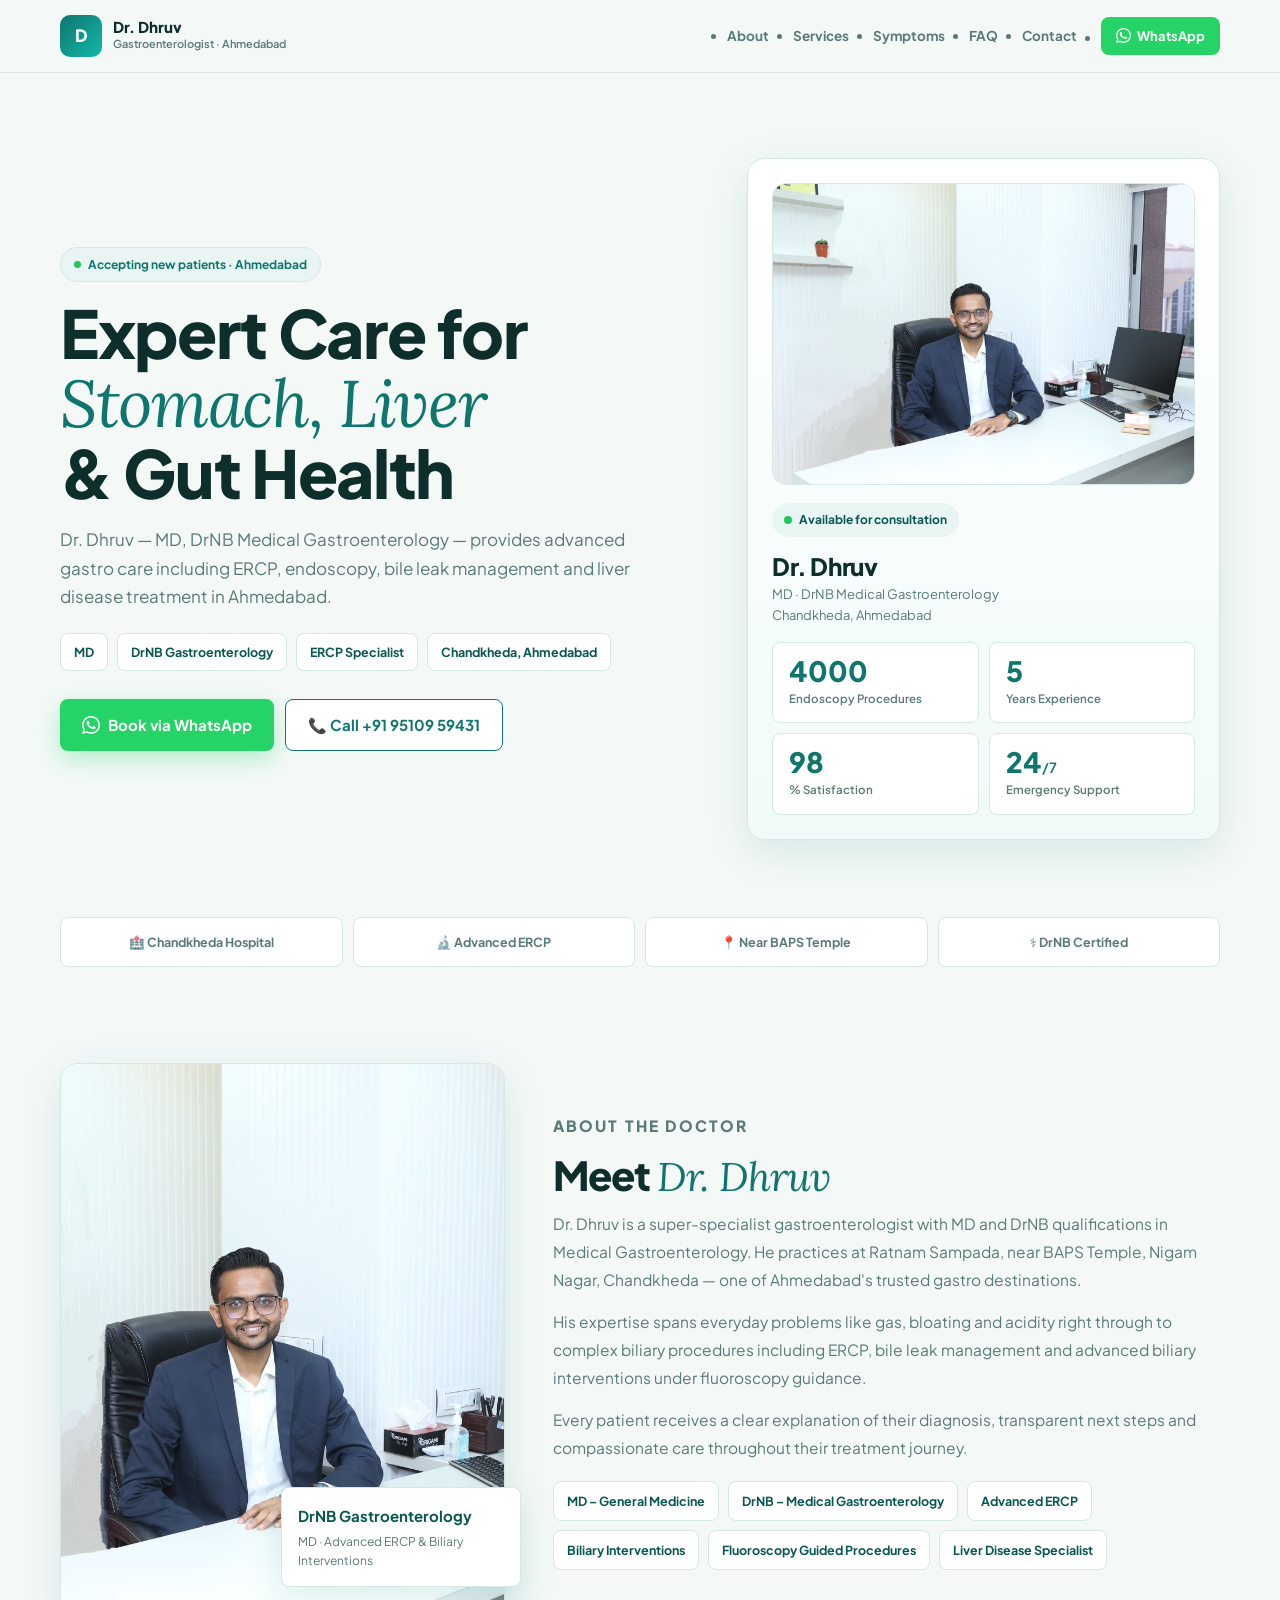
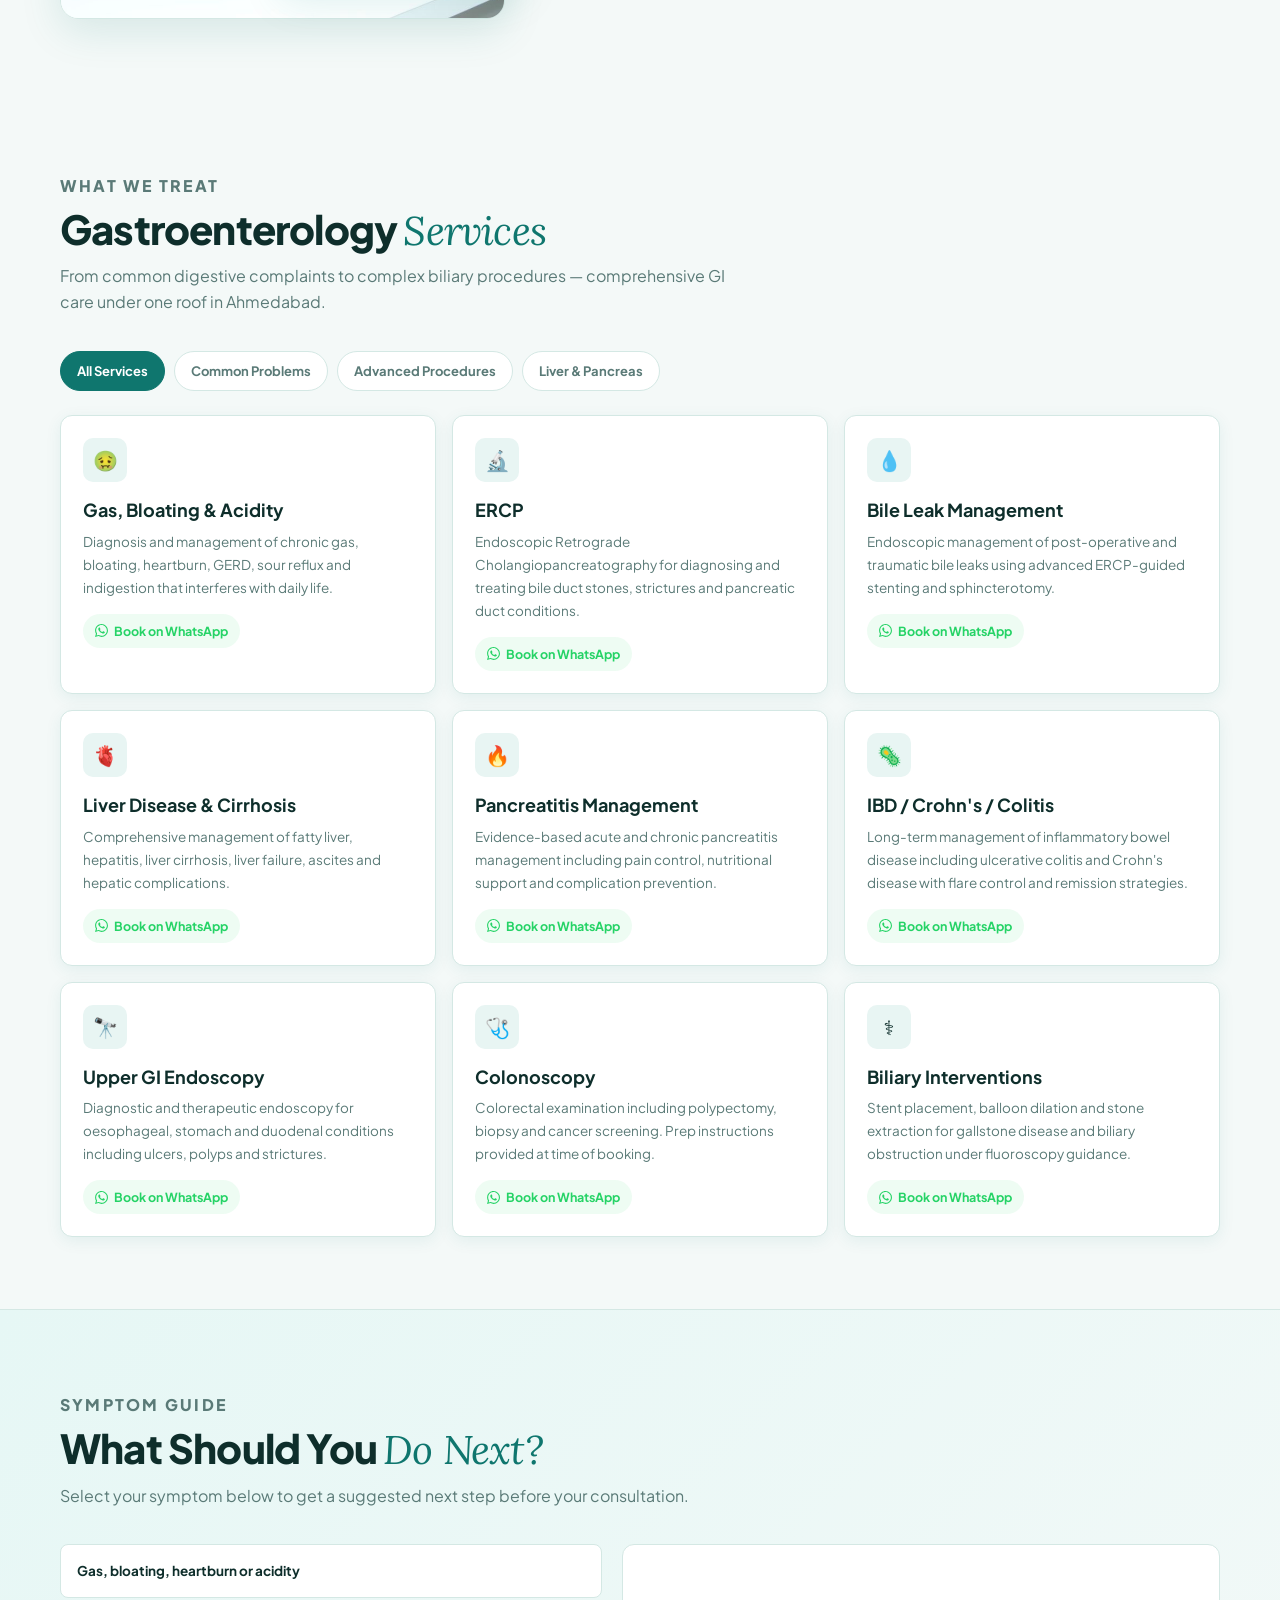
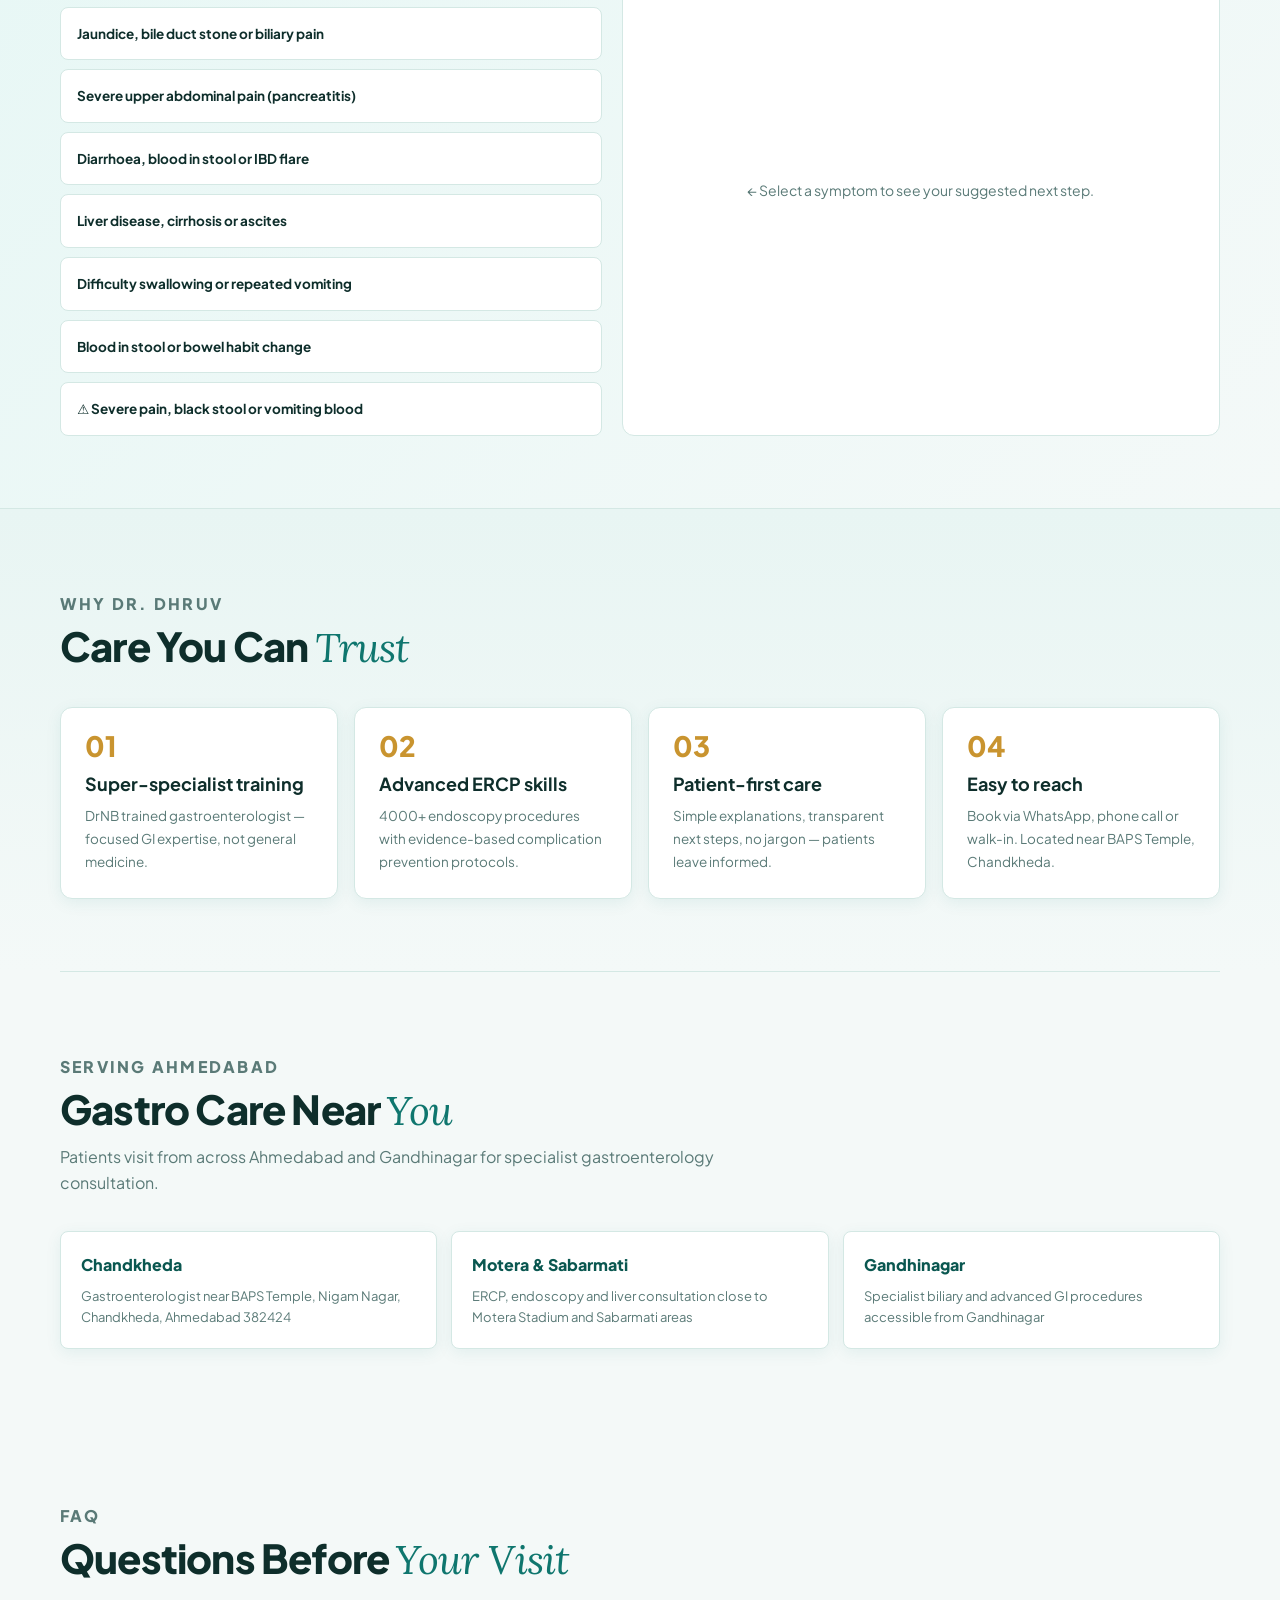
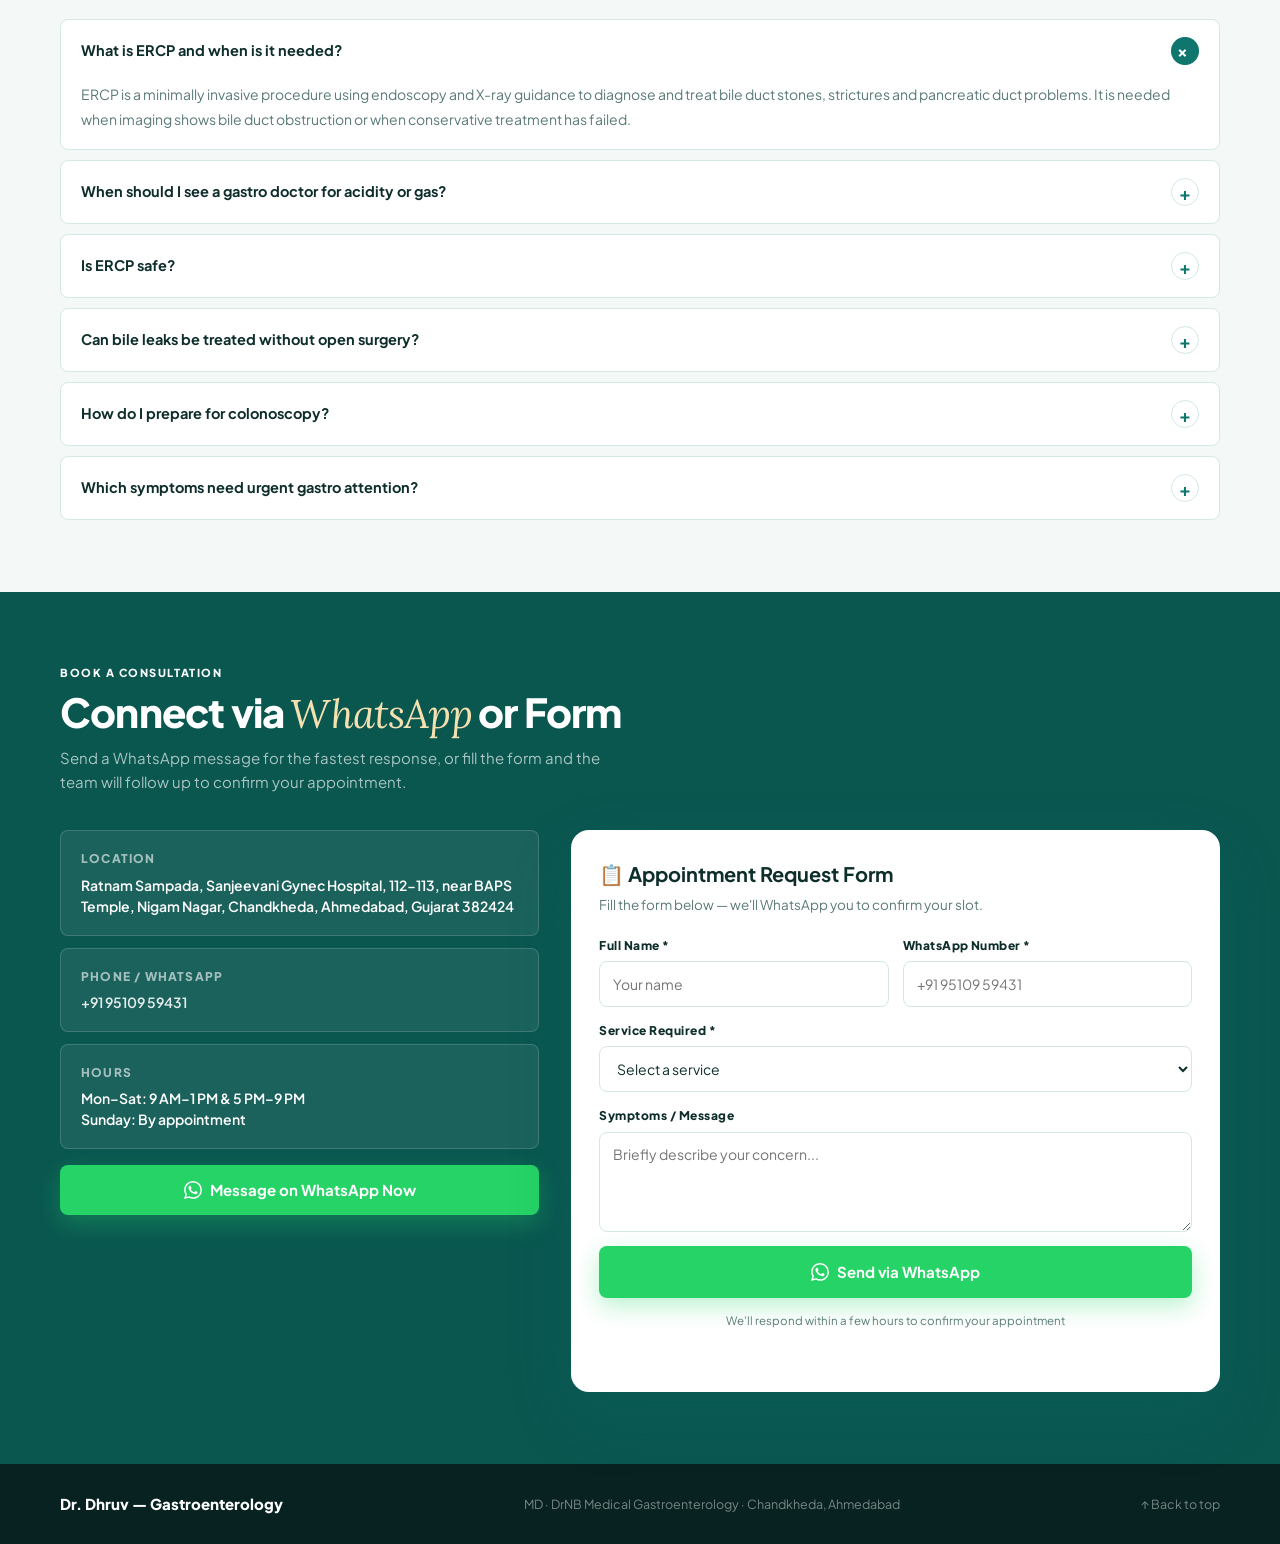
<file: index.html>
<!DOCTYPE html>
<html lang="en">
<head>
  <meta charset="UTF-8" />
  <meta name="viewport" content="width=device-width, initial-scale=1.0" />

  <!-- ═══ PRIMARY SEO ═══ -->
  <title>Gastro Hospital in Ahmedabad | Stomach, Liver, Acidity & Endoscopy Care | Dr. Dhruv</title>
  <meta name="description" content="Gastro hospital in Ahmedabad led by Dr. Dhruv for stomach pain, gas, bloating, acidity, GERD, jaundice, fatty liver, constipation, diarrhea, ERCP, endoscopy, colonoscopy, IBD, pancreatitis and liver cirrhosis." />
  <meta name="keywords" content="gastro hospital in Ahmedabad, stomach pain doctor Ahmedabad, gas and bloating doctor Ahmedabad, acidity doctor Ahmedabad, GERD treatment Ahmedabad, constipation doctor Ahmedabad, diarrhea doctor Ahmedabad, jaundice doctor Ahmedabad, fatty liver doctor Ahmedabad, blood in stool doctor Ahmedabad, gastro hospital Chandkheda, gastroenterologist in Ahmedabad, gastroenterologist Chandkheda, advanced ERCP expert Ahmedabad, pancreatitis management Ahmedabad, IBD specialist Ahmedabad, ulcerative colitis doctor Ahmedabad, Crohn's disease treatment Ahmedabad, liver failure treatment Ahmedabad, liver cirrhosis specialist Ahmedabad, endoscopy in Ahmedabad, colonoscopy Ahmedabad, gastro care hospital Chandkheda" />
  <meta name="author" content="Dr. Dhruv" />
  <meta name="robots" content="index, follow, max-snippet:-1, max-image-preview:large, max-video-preview:-1" />
  <link rel="canonical" href="https://anantagastrohospital.com/" />

  <!-- ═══ OPEN GRAPH ═══ -->
  <meta property="og:type" content="website" />
  <meta property="og:url" content="https://anantagastrohospital.com/" />
  <meta property="og:title" content="Gastro Hospital in Ahmedabad | Dr. Dhruv" />
  <meta property="og:description" content="Patient-friendly gastro care in Ahmedabad for stomach pain, gas, bloating, acidity, jaundice, fatty liver, ERCP, endoscopy and colonoscopy." />
  <meta property="og:image" content="https://anantagastrohospital.com/assets/dr-dhruv-photo.jpeg" />
  <meta property="og:locale" content="en_IN" />
  <meta property="og:site_name" content="Dr. Dhruv Gastroenterology" />

  <!-- ═══ TWITTER ═══ -->
  <meta name="twitter:card" content="summary_large_image" />
  <meta name="twitter:title" content="Gastro Hospital in Ahmedabad | Dr. Dhruv" />
  <meta name="twitter:description" content="Patient-friendly gastro hospital care in Ahmedabad for stomach pain, gas, bloating, acidity, jaundice, fatty liver, ERCP, endoscopy and colonoscopy." />
  <meta name="twitter:image" content="https://anantagastrohospital.com/assets/dr-dhruv-photo.jpeg" />

  <!-- ═══ SCHEMA.ORG JSON-LD ═══ -->
  <script type="application/ld+json">
  {
    "@context": "https://schema.org",
    "@graph": [
      {
        "@type": "Physician",
        "@id": "https://anantagastrohospital.com/#physician",
        "name": "Dr. Dhruv",
        "description": "MD, DrNB Medical Gastroenterology. Expert in gas, bloating, acidity, GERD, advanced ERCP, pancreatitis management, IBD care, liver failure, cirrhosis, bile leak management and advanced biliary interventions.",
        "medicalSpecialty": "Gastroenterology",
        "url": "https://anantagastrohospital.com/",
        "image": "https://anantagastrohospital.com/assets/dr-dhruv-photo.jpeg",
        "priceRange": "$$",
        "areaServed": ["Ahmedabad","Chandkheda","Nigam Nagar","Motera","Sabarmati","Gandhinagar"],
        "address": {
          "@type": "PostalAddress",
          "streetAddress": "Ratnam Sampada, Sanjeevani Gynec Hospital, 112-113, near BAPS Temple, Nigam Nagar, Chandkheda",
          "addressLocality": "Ahmedabad",
          "addressRegion": "Gujarat",
          "postalCode": "382424",
          "addressCountry": "IN"
        },
        "telephone": "+91-9510959431",
        "potentialAction": {
          "@type": "ReserveAction",
          "target": "https://anantagastrohospital.com/#contact",
          "name": "Book gastroenterology consultation in Ahmedabad"
        },
        "availableService": [
          {"@type": "MedicalProcedure", "name": "ERCP in Ahmedabad"},
          {"@type": "MedicalProcedure", "name": "Bile Leak Management in Ahmedabad"},
          {"@type": "MedicalProcedure", "name": "Biliary Interventions in Ahmedabad"},
          {"@type": "MedicalProcedure", "name": "Colonoscopy in Ahmedabad"},
          {"@type": "MedicalProcedure", "name": "Upper GI Endoscopy in Ahmedabad"},
          {"@type": "MedicalTherapy", "name": "Liver Disease Consultation in Ahmedabad"},
          {"@type": "MedicalTherapy", "name": "Gas, Bloating, Acidity and GERD Treatment in Ahmedabad"},
          {"@type": "MedicalTherapy", "name": "Pancreatitis Management in Ahmedabad"},
          {"@type": "MedicalTherapy", "name": "IBD, Ulcerative Colitis and Crohn's Disease Management in Ahmedabad"},
          {"@type": "MedicalTherapy", "name": "Liver Failure and Liver Cirrhosis Management in Ahmedabad"}
        ]
      },
      {
        "@type": "MedicalBusiness",
        "@id": "https://anantagastrohospital.com/#hospital",
        "name": "Dr. Dhruv Gastro Hospital Ahmedabad",
        "url": "https://anantagastrohospital.com/",
        "telephone": "+91-9510959431",
        "openingHoursSpecification": [
          {"@type": "OpeningHoursSpecification","dayOfWeek": ["Monday","Tuesday","Wednesday","Thursday","Friday","Saturday"],"opens": "09:00","closes": "13:00"},
          {"@type": "OpeningHoursSpecification","dayOfWeek": ["Monday","Tuesday","Wednesday","Thursday","Friday","Saturday"],"opens": "17:00","closes": "21:00"}
        ],
        "priceRange": "$$",
        "address": {
          "@type": "PostalAddress",
          "streetAddress": "Ratnam Sampada, Sanjeevani Gynec Hospital, 112-113, near BAPS Temple, Nigam Nagar, Chandkheda",
          "addressLocality": "Ahmedabad",
          "addressRegion": "Gujarat",
          "postalCode": "382424",
          "addressCountry": "IN"
        }
      },
      {
        "@type": "FAQPage",
        "mainEntity": [
          {"@type":"Question","name":"What is ERCP?","acceptedAnswer":{"@type":"Answer","text":"ERCP is a minimally invasive procedure combining endoscopy and fluoroscopy to diagnose and treat conditions of the bile duct and pancreatic duct."}},
          {"@type":"Question","name":"How to book a consultation with Dr. Dhruv?","acceptedAnswer":{"@type":"Answer","text":"You can book by calling +91 95109 59431, messaging on WhatsApp, or visiting Ratnam Sampada, near BAPS Temple, Nigam Nagar, Chandkheda, Ahmedabad."}},
          {"@type":"Question","name":"Where is Dr. Dhruv's gastro hospital in Ahmedabad?","acceptedAnswer":{"@type":"Answer","text":"Dr. Dhruv's gastro hospital is located at Ratnam Sampada, Sanjeevani Gynec Hospital, 112-113, near BAPS Temple, Nigam Nagar, Chandkheda, Ahmedabad, Gujarat 382424."}},
          {"@type":"Question","name":"Which gastroenterology services are available?","acceptedAnswer":{"@type":"Answer","text":"ERCP, bile leak management, biliary interventions, upper GI endoscopy, colonoscopy, liver disease consultation, gas and bloating treatment, acidity treatment and general gastroenterology consultation."}}
        ]
      }
    ]
  }
  </script>

  <!-- ═══ PWA / APP MODE ═══ -->
  <meta name="theme-color" content="#0f766e" />
  <meta name="mobile-web-app-capable" content="yes" />
  <meta name="apple-mobile-web-app-capable" content="yes" />
  <meta name="apple-mobile-web-app-status-bar-style" content="default" />
  <meta name="apple-mobile-web-app-title" content="Dr. Dhruv GI" />

  <!-- ═══ FONTS ═══ -->
  <link rel="preconnect" href="https://fonts.googleapis.com" />
  <link rel="preconnect" href="https://fonts.gstatic.com" crossorigin />
  <link href="https://fonts.googleapis.com/css2?family=Plus+Jakarta+Sans:wght@400;500;600;700;800&family=Lora:ital,wght@0,400;0,600;1,400&display=swap" rel="stylesheet" />

  <style>
/* ══ TOKENS ══ */
:root {
  --bg: #f4f9f8;
  --surface: #ffffff;
  --surface-soft: #e8f5f3;
  --text: #0e2e2b;
  --muted: #5a7a77;
  --primary: #0f766e;
  --primary-dark: #0a5750;
  --primary-light: #14b8aa;
  --accent: #c9942f;
  --accent-light: #f5e0b0;
  --danger: #b42318;
  --line: #d4e8e4;
  --shadow-sm: 0 4px 16px rgba(15,118,110,.08);
  --shadow: 0 12px 40px rgba(15,118,110,.13);
  --shadow-lg: 0 24px 64px rgba(15,118,110,.18);
  --radius: 12px;
  --radius-sm: 8px;
  --wa: #25D366;
}
*,*::before,*::after{box-sizing:border-box;margin:0;padding:0;}
html{scroll-behavior:smooth;-webkit-text-size-adjust:100%;}
body{font-family:'Plus Jakarta Sans',system-ui,sans-serif;color:var(--text);background:var(--bg);line-height:1.6;overflow-x:hidden;}
a{color:inherit;text-decoration:none;}
img{max-width:100%;display:block;}
button,input,select,textarea{font:inherit;}
button{cursor:pointer;border:none;background:none;}
::-webkit-scrollbar{width:4px;}
::-webkit-scrollbar-track{background:var(--bg);}
::-webkit-scrollbar-thumb{background:var(--primary-light);border-radius:99px;}

/* ══ UTILITY ══ */
.eyebrow{font-size:11px;font-weight:800;letter-spacing:.14em;text-transform:uppercase;color:var(--primary);margin-bottom:8px;}
.btn{display:inline-flex;align-items:center;justify-content:center;gap:8px;padding:13px 22px;border-radius:var(--radius-sm);font-weight:700;font-size:15px;transition:all .22s ease;cursor:pointer;border:none;}
.btn-primary{background:var(--primary);color:#fff;box-shadow:0 8px 24px rgba(15,118,110,.28);}
.btn-primary:hover{background:var(--primary-dark);transform:translateY(-2px);box-shadow:0 12px 32px rgba(15,118,110,.35);}
.btn-outline{background:#fff;color:var(--primary);border:1.5px solid var(--primary);}
.btn-outline:hover{background:var(--surface-soft);}
.btn-wa{background:var(--wa);color:#fff;box-shadow:0 8px 24px rgba(37,211,102,.32);}
.btn-wa:hover{background:#1ebe5d;transform:translateY(-2px);}
.reveal{opacity:0;transform:translateY(20px);transition:opacity .55s ease,transform .55s ease;}
.reveal.visible{opacity:1;transform:none;}

/* ══ NAV ══ */
.site-header{position:sticky;top:0;z-index:200;background:rgba(244,249,248,.93);border-bottom:1px solid var(--line);backdrop-filter:blur(18px);-webkit-backdrop-filter:blur(18px);}
.nav{width:min(1160px,calc(100% - 32px));min-height:72px;margin:0 auto;display:flex;align-items:center;justify-content:space-between;gap:20px;}
.brand{display:inline-flex;align-items:center;gap:11px;}
.brand-mark{width:42px;height:42px;border-radius:10px;background:linear-gradient(135deg,var(--primary),var(--primary-light));display:grid;place-items:center;color:#fff;font-weight:800;font-size:17px;flex-shrink:0;}
.brand-text strong{display:block;font-size:15px;font-weight:800;line-height:1.1;}
.brand-text small{display:block;font-size:11px;color:var(--muted);font-weight:600;}
.nav-links{display:flex;align-items:center;gap:24px;font-size:13.5px;font-weight:700;color:var(--muted);}
.nav-links a:hover{color:var(--primary);}
.nav-wa{padding:9px 15px;border-radius:var(--radius-sm);background:var(--wa);color:#fff;font-size:13px;font-weight:700;display:inline-flex;align-items:center;gap:6px;transition:all .2s;}
.nav-wa:hover{background:#1ebe5d;}
.menu-toggle{display:none;width:42px;height:42px;border:1.5px solid var(--line);border-radius:var(--radius-sm);background:#fff;flex-direction:column;align-items:center;justify-content:center;gap:5px;}
.menu-toggle span{display:block;width:18px;height:2px;background:var(--text);border-radius:2px;transition:all .25s;}

/* ══ HERO ══ */
.hero-wrap{width:min(1160px,calc(100% - 32px));margin:0 auto;padding:64px 0 40px;display:grid;grid-template-columns:minmax(0,1.15fr) minmax(300px,.85fr);gap:48px;align-items:center;min-height:calc(100vh - 72px);}
.hero-badge{display:inline-flex;align-items:center;gap:7px;padding:7px 13px;border-radius:99px;background:var(--surface-soft);border:1.5px solid var(--line);font-size:12px;font-weight:700;color:var(--primary);margin-bottom:16px;}
.hero-badge span{width:7px;height:7px;border-radius:50%;background:#22c55e;animation:blink 2s ease-in-out infinite;}
@keyframes blink{0%,100%{opacity:1;}50%{opacity:.3;}}
h1{font-size:clamp(38px,5.5vw,66px);line-height:1.04;letter-spacing:-.02em;font-weight:800;}
h1 em{font-family:'Lora',Georgia,serif;font-style:italic;color:var(--primary);font-weight:400;}
.hero-sub{margin-top:18px;font-size:17px;color:var(--muted);max-width:600px;line-height:1.7;}
.hero-quals{display:flex;flex-wrap:wrap;gap:9px;margin-top:22px;}
.hero-quals span{padding:8px 13px;border:1.5px solid var(--line);border-radius:var(--radius-sm);background:#fff;font-size:12.5px;font-weight:700;color:var(--primary-dark);}
.hero-actions{display:flex;flex-wrap:wrap;gap:11px;margin-top:28px;}

/* Hero card */
.hero-card{padding:24px;border:1.5px solid var(--line);border-radius:18px;background:linear-gradient(180deg,#fff,#f0fbf9);box-shadow:var(--shadow);}
.hero-photo{border-radius:14px;overflow:hidden;margin-bottom:18px;border:1.5px solid var(--line);}
.hero-photo img{width:100%;aspect-ratio:16/10;object-fit:cover;object-position:54% 30%;}
.avail-badge{display:inline-flex;align-items:center;gap:7px;padding:7px 12px;border-radius:99px;background:var(--surface-soft);font-size:12px;font-weight:700;color:var(--primary-dark);margin-bottom:16px;}
.avail-badge span{width:8px;height:8px;border-radius:50%;background:#22c55e;}
.hero-card h2{font-size:24px;font-weight:800;line-height:1.15;margin-bottom:4px;}
.hero-card p{font-size:13px;color:var(--muted);margin-bottom:16px;}
.stats-grid{display:grid;grid-template-columns:1fr 1fr;gap:10px;margin-top:16px;}
.stat-card{padding:14px 16px;border:1.5px solid var(--line);border-radius:var(--radius-sm);background:#fff;}
.stat-num{font-size:28px;font-weight:800;color:var(--primary);line-height:1;}
.stat-label{font-size:11.5px;color:var(--muted);font-weight:600;margin-top:5px;}

/* ══ TRUST STRIP ══ */
.trust-strip{width:min(1160px,calc(100% - 32px));margin:0 auto 0;display:grid;grid-template-columns:repeat(4,1fr);gap:10px;padding:16px 0 24px;}
.trust-item{padding:14px 16px;border:1.5px solid var(--line);border-radius:var(--radius-sm);background:#fff;text-align:center;font-size:12.5px;font-weight:700;color:var(--muted);}

/* ══ SECTIONS ══ */
.section{width:min(1160px,calc(100% - 32px));margin:0 auto;padding:72px 0;}
h2{font-size:clamp(26px,3.5vw,40px);font-weight:800;line-height:1.12;letter-spacing:-.02em;margin-bottom:10px;}
h2 em{font-family:'Lora',serif;font-style:italic;font-weight:400;color:var(--primary);}
h3{font-size:18px;font-weight:700;margin-bottom:6px;}
.section-intro{max-width:680px;margin-bottom:36px;}
.section-intro p{color:var(--muted);margin-top:10px;font-size:16px;}

/* ══ ABOUT ══ */
.about-grid{display:grid;grid-template-columns:minmax(280px,.8fr) minmax(0,1.2fr);gap:48px;align-items:center;}
.doctor-visual{position:relative;}
.doctor-photo{aspect-ratio:4/5;overflow:hidden;border-radius:18px;border:1.5px solid var(--line);box-shadow:var(--shadow);}
.doctor-photo img{width:100%;height:100%;object-fit:cover;object-position:53% 18%;}
.doc-badge{position:absolute;right:-16px;bottom:32px;width:min(240px,78%);padding:16px;border-radius:var(--radius-sm);background:#fff;border:1.5px solid var(--line);box-shadow:var(--shadow);}
.doc-badge strong{display:block;font-size:15px;color:var(--primary-dark);}
.doc-badge span{display:block;font-size:12px;color:var(--muted);margin-top:4px;}
.about-text p{color:var(--muted);line-height:1.8;margin-bottom:14px;font-size:15.5px;}
.cred-list{display:flex;flex-wrap:wrap;gap:9px;margin-top:20px;}
.cred-list span{padding:9px 13px;border:1.5px solid var(--line);border-radius:var(--radius-sm);background:#fff;font-size:12.5px;font-weight:700;color:var(--primary-dark);}

/* ══ SERVICES ══ */
.service-tabs{display:flex;flex-wrap:wrap;gap:9px;margin-bottom:24px;}
.service-tabs button{padding:9px 16px;border-radius:99px;border:1.5px solid var(--line);background:#fff;color:var(--muted);font-size:13px;font-weight:700;transition:all .2s;}
.service-tabs button.is-active{border-color:var(--primary);background:var(--primary);color:#fff;}
.services-grid{display:grid;grid-template-columns:repeat(3,1fr);gap:16px;}
.service-card{padding:22px;border:1.5px solid var(--line);border-radius:var(--radius);background:#fff;box-shadow:var(--shadow-sm);transition:transform .22s,box-shadow .22s;position:relative;overflow:hidden;}
.service-card::before{content:'';position:absolute;top:0;left:0;right:0;height:3px;background:linear-gradient(90deg,var(--primary),var(--primary-light));transform:scaleX(0);transform-origin:left;transition:transform .3s;}
.service-card:hover{transform:translateY(-5px);box-shadow:var(--shadow);}
.service-card:hover::before{transform:scaleX(1);}
.service-card.is-hidden{display:none;}
.svc-icon{width:44px;height:44px;border-radius:10px;background:var(--surface-soft);display:grid;place-items:center;font-size:20px;margin-bottom:14px;}
.service-card p{color:var(--muted);font-size:13.5px;line-height:1.7;}
.svc-wa{display:inline-flex;align-items:center;gap:6px;margin-top:14px;font-size:12.5px;font-weight:700;color:var(--wa);background:rgba(37,211,102,.08);padding:7px 12px;border-radius:99px;transition:background .2s;}
.svc-wa:hover{background:rgba(37,211,102,.16);}

/* ══ SYMPTOM GUIDE ══ */
.guide-section{background:linear-gradient(135deg,#e6f7f5,#f4f9f8);border-top:1.5px solid var(--line);border-bottom:1.5px solid var(--line);}
.guide-inner{width:min(1160px,calc(100% - 32px));margin:0 auto;padding:72px 0;}
.guide-layout{display:grid;grid-template-columns:.95fr 1.05fr;gap:20px;margin-top:32px;}
.symptom-buttons{display:grid;gap:9px;}
.symptom-btn{padding:15px 16px;border:1.5px solid var(--line);border-radius:var(--radius-sm);background:#fff;text-align:left;font-weight:700;font-size:13.5px;color:var(--text);transition:all .2s;}
.symptom-btn:hover{border-color:var(--primary);color:var(--primary);}
.symptom-btn.is-selected{border-color:var(--primary);background:var(--primary);color:#fff;}
.guide-result{min-height:200px;padding:26px;border:1.5px solid var(--line);border-radius:var(--radius);background:#fff;display:flex;flex-direction:column;gap:10px;}
.guide-result h3{font-size:17px;color:var(--primary-dark);}
.guide-result p{color:var(--muted);font-size:14px;line-height:1.75;}
.guide-result.is-urgent{border-color:rgba(180,35,24,.3);background:#fff7f6;}
.guide-result.is-urgent h3{color:var(--danger);}
.guide-placeholder{color:var(--muted);font-size:14px;margin:auto;}

/* ══ WHY ══ */
.why-section{background:linear-gradient(180deg,#e8f5f3,var(--bg));padding:72px max(16px,calc((100% - 1160px)/2));}
.why-grid{display:grid;grid-template-columns:repeat(4,1fr);gap:16px;margin-top:36px;}
.why-card{padding:24px;border:1.5px solid var(--line);border-radius:var(--radius);background:#fff;box-shadow:var(--shadow-sm);}
.why-num{font-size:28px;font-weight:800;color:var(--accent);line-height:1;margin-bottom:10px;}
.why-card p{color:var(--muted);font-size:13.5px;line-height:1.7;margin-top:6px;}

/* ══ LOCAL SEO BLOCKS ══ */
.local-section{border-top:1.5px solid var(--line);}
.area-grid{display:grid;grid-template-columns:repeat(3,1fr);gap:14px;margin-top:28px;}
.area-card{padding:20px;border:1.5px solid var(--line);border-radius:var(--radius-sm);background:#fff;box-shadow:var(--shadow-sm);}
.area-card strong{display:block;font-size:16px;font-weight:800;color:var(--primary-dark);}
.area-card span{display:block;margin-top:8px;color:var(--muted);font-size:13px;line-height:1.6;}

/* ══ FAQ ══ */
.faq-list{display:grid;gap:10px;}
.faq-item{border:1.5px solid var(--line);border-radius:var(--radius-sm);background:#fff;overflow:hidden;}
.faq-question{width:100%;display:flex;align-items:center;justify-content:space-between;gap:16px;padding:17px 20px;font-weight:700;font-size:14.5px;color:var(--text);background:transparent;text-align:left;}
.faq-toggle{width:28px;height:28px;border-radius:50%;border:1.5px solid var(--line);display:grid;place-items:center;color:var(--primary);font-size:18px;flex-shrink:0;transition:all .22s;}
.faq-item.open .faq-toggle{transform:rotate(45deg);background:var(--primary);color:#fff;border-color:var(--primary);}
.faq-answer{max-height:0;overflow:hidden;transition:max-height .28s ease;}
.faq-item.open .faq-answer{max-height:260px;}
.faq-answer p{padding:0 20px 18px;color:var(--muted);font-size:14px;line-height:1.75;}

/* ══ BOOKING / CONTACT ══ */
.contact-section{background:var(--primary-dark);padding:72px max(16px,calc((100% - 1160px)/2));}
.contact-eyebrow,.contact-section h2{color:#fff;}
.contact-section h2 em{color:var(--accent-light);}
.contact-lead{color:rgba(255,255,255,.65);font-size:15px;margin-top:8px;max-width:560px;}
.contact-layout{display:grid;grid-template-columns:.85fr 1.15fr;gap:32px;align-items:start;margin-top:36px;}
.contact-cards{display:grid;gap:12px;}
.contact-card{padding:18px 20px;border:1.5px solid rgba(255,255,255,.16);border-radius:var(--radius-sm);color:#fff;background:rgba(255,255,255,.07);}
.contact-card strong{display:block;font-size:12px;font-weight:800;letter-spacing:.1em;text-transform:uppercase;opacity:.6;margin-bottom:6px;}
.contact-card span,.contact-card a{display:block;font-size:14px;font-weight:600;line-height:1.5;}
.contact-card a{color:#fff;opacity:.88;transition:opacity .2s;}
.contact-card a:hover{opacity:1;}

/* WhatsApp booking widget */
.booking-widget{background:#fff;border-radius:18px;padding:28px;box-shadow:var(--shadow-lg);}
.booking-widget h3{font-size:20px;margin-bottom:4px;}
.booking-widget>p{color:var(--muted);font-size:13.5px;margin-bottom:20px;}
.form-grid{display:grid;gap:14px;}
.form-row{display:grid;grid-template-columns:1fr 1fr;gap:14px;}
.form-group{display:flex;flex-direction:column;gap:6px;}
.form-group label{font-size:12px;font-weight:800;color:var(--text);letter-spacing:.04em;}
.form-group input,.form-group select,.form-group textarea{width:100%;min-height:46px;border:1.5px solid var(--line);border-radius:var(--radius-sm);padding:10px 13px;color:var(--text);background:#fff;font-size:14px;transition:border-color .2s;}
.form-group input:focus,.form-group select:focus,.form-group textarea:focus{outline:none;border-color:var(--primary);box-shadow:0 0 0 3px rgba(15,118,110,.1);}
.form-group textarea{min-height:100px;resize:vertical;}
.form-actions{display:flex;flex-direction:column;gap:10px;}
.booking-note{font-size:11.5px;color:var(--muted);text-align:center;margin-top:4px;}
.form-status{min-height:20px;font-size:13px;font-weight:700;text-align:center;}

/* ══ FLOATING BUTTONS ══ */
.floating-cta{position:fixed;right:20px;bottom:20px;z-index:300;opacity:0;transform:translateY(16px);pointer-events:none;transition:all .25s ease;}
.floating-cta.show{opacity:1;transform:none;pointer-events:all;}
.floating-wa{display:flex;align-items:center;gap:8px;padding:13px 18px;border-radius:var(--radius-sm);background:var(--wa);color:#fff;font-weight:700;font-size:14px;box-shadow:0 8px 28px rgba(37,211,102,.38);}
.floating-wa:hover{background:#1ebe5d;}
.float-stack{display:flex;flex-direction:column;gap:10px;align-items:flex-end;}
.float-call{display:flex;align-items:center;gap:8px;padding:11px 16px;border-radius:var(--radius-sm);background:var(--primary);color:#fff;font-weight:700;font-size:13px;box-shadow:var(--shadow);}
.float-call:hover{background:var(--primary-dark);}

/* ══ FOOTER ══ */
footer{background:#072220;padding:28px max(16px,calc((100% - 1160px)/2));display:flex;align-items:center;justify-content:space-between;flex-wrap:wrap;gap:14px;}
.footer-logo{font-size:15px;font-weight:800;color:#fff;}
footer p{font-size:12.5px;color:rgba(255,255,255,.45);}
footer a{color:rgba(255,255,255,.45);font-size:12.5px;transition:color .2s;}
footer a:hover{color:var(--primary-light);}

/* ══ RESPONSIVE ══ */
@media(max-width:980px){
  .menu-toggle{display:flex;}
  .nav-links{position:absolute;top:72px;left:16px;right:16px;display:none;flex-direction:column;padding:16px;border:1.5px solid var(--line);border-radius:var(--radius);background:#fff;box-shadow:var(--shadow);z-index:200;}
  .nav-links.is-open{display:flex;}
  .hero-wrap{grid-template-columns:1fr;min-height:auto;padding-top:40px;}
  .hero-card{max-width:480px;}
  .about-grid,.guide-layout,.contact-layout{grid-template-columns:1fr;}
  .services-grid,.why-grid,.area-grid,.trust-strip{grid-template-columns:repeat(2,1fr);}
  .doctor-visual{max-width:420px;}
  .doc-badge{right:0;}
}
@media(max-width:620px){
  .services-grid,.trust-strip,.area-grid,.form-row{grid-template-columns:1fr;}
  .why-grid{grid-template-columns:repeat(2,1fr);}
  .hero-actions{flex-direction:column;}
  .hero-actions .btn{width:100%;justify-content:center;}
  .doc-badge{position:static;width:auto;margin-top:12px;}
  .booking-widget{padding:20px;}
  footer{flex-direction:column;text-align:center;}
}
  </style>
</head>
<body>

<!-- ═══ HEADER ═══ -->
<header class="site-header" role="banner">
  <nav class="nav" aria-label="Main navigation">
    <a class="brand" href="#hero">
      <div class="brand-mark">D</div>
      <div class="brand-text">
        <strong>Dr. Dhruv</strong>
        <small>Gastroenterologist · Ahmedabad</small>
      </div>
    </a>
    <ul class="nav-links" id="navLinks" data-nav-links>
      <li><a href="#about">About</a></li>
      <li><a href="#services">Services</a></li>
      <li><a href="#guide">Symptoms</a></li>
      <li><a href="#faq">FAQ</a></li>
      <li><a href="#contact">Contact</a></li>
      <li>
        <a class="nav-wa" href="https://wa.me/919510959431?text=Hello%20Dr.%20Dhruv%2C%20I%20would%20like%20to%20book%20a%20consultation." target="_blank" rel="noopener" aria-label="WhatsApp">
          <svg width="15" height="15" viewBox="0 0 24 24" fill="currentColor"><path d="M17.472 14.382c-.297-.149-1.758-.867-2.03-.967-.273-.099-.471-.148-.67.15-.197.297-.767.966-.94 1.164-.173.199-.347.223-.644.075-.297-.15-1.255-.463-2.39-1.475-.883-.788-1.48-1.761-1.653-2.059-.173-.297-.018-.458.13-.606.134-.133.298-.347.446-.52.149-.174.198-.298.298-.497.099-.198.05-.371-.025-.52-.075-.149-.669-1.612-.916-2.207-.242-.579-.487-.5-.669-.51-.173-.008-.371-.01-.57-.01-.198 0-.52.074-.792.372-.272.297-1.04 1.016-1.04 2.479 0 1.462 1.065 2.875 1.213 3.074.149.198 2.096 3.2 5.077 4.487.709.306 1.262.489 1.694.625.712.227 1.36.195 1.871.118.571-.085 1.758-.719 2.006-1.413.248-.694.248-1.289.173-1.413-.074-.124-.272-.198-.57-.347m-5.421 7.403h-.004a9.87 9.87 0 01-5.031-1.378l-.361-.214-3.741.982.998-3.648-.235-.374a9.86 9.86 0 01-1.51-5.26c.001-5.45 4.436-9.884 9.888-9.884 2.64 0 5.122 1.03 6.988 2.898a9.825 9.825 0 012.893 6.994c-.003 5.45-4.437 9.884-9.885 9.884m8.413-18.297A11.815 11.815 0 0012.05 0C5.495 0 .16 5.335.157 11.892c0 2.096.547 4.142 1.588 5.945L.057 24l6.305-1.654a11.882 11.882 0 005.683 1.448h.005c6.554 0 11.89-5.335 11.893-11.893a11.821 11.821 0 00-3.48-8.413z"/></svg>
          WhatsApp
        </a>
      </li>
    </ul>
    <button class="menu-toggle" id="menuToggle" aria-label="Toggle menu" aria-expanded="false" aria-controls="navLinks">
      <span></span><span></span><span></span>
    </button>
  </nav>
</header>

<!-- ═══ HERO ═══ -->
<main>
<section id="hero" aria-label="Hero">
  <div class="hero-wrap">
    <div class="hero-content">
      <div class="hero-badge">
        <span aria-hidden="true"></span>
        Accepting new patients · Ahmedabad
      </div>
      <h1>Expert Care for<br><em>Stomach, Liver</em><br>&amp; Gut Health</h1>
      <p class="hero-sub">Dr. Dhruv — MD, DrNB Medical Gastroenterology — provides advanced gastro care including ERCP, endoscopy, bile leak management and liver disease treatment in Ahmedabad.</p>
      <div class="hero-quals">
        <span>MD</span>
        <span>DrNB Gastroenterology</span>
        <span>ERCP Specialist</span>
        <span>Chandkheda, Ahmedabad</span>
      </div>
      <div class="hero-actions">
        <a class="btn btn-wa" href="https://wa.me/919510959431?text=Hello%20Dr.%20Dhruv%2C%20I%20would%20like%20to%20book%20a%20consultation." target="_blank" rel="noopener">
          <svg width="18" height="18" viewBox="0 0 24 24" fill="currentColor"><path d="M17.472 14.382c-.297-.149-1.758-.867-2.03-.967-.273-.099-.471-.148-.67.15-.197.297-.767.966-.94 1.164-.173.199-.347.223-.644.075-.297-.15-1.255-.463-2.39-1.475-.883-.788-1.48-1.761-1.653-2.059-.173-.297-.018-.458.13-.606.134-.133.298-.347.446-.52.149-.174.198-.298.298-.497.099-.198.05-.371-.025-.52-.075-.149-.669-1.612-.916-2.207-.242-.579-.487-.5-.669-.51-.173-.008-.371-.01-.57-.01-.198 0-.52.074-.792.372-.272.297-1.04 1.016-1.04 2.479 0 1.462 1.065 2.875 1.213 3.074.149.198 2.096 3.2 5.077 4.487.709.306 1.262.489 1.694.625.712.227 1.36.195 1.871.118.571-.085 1.758-.719 2.006-1.413.248-.694.248-1.289.173-1.413-.074-.124-.272-.198-.57-.347m-5.421 7.403h-.004a9.87 9.87 0 01-5.031-1.378l-.361-.214-3.741.982.998-3.648-.235-.374a9.86 9.86 0 01-1.51-5.26c.001-5.45 4.436-9.884 9.888-9.884 2.64 0 5.122 1.03 6.988 2.898a9.825 9.825 0 012.893 6.994c-.003 5.45-4.437 9.884-9.885 9.884m8.413-18.297A11.815 11.815 0 0012.05 0C5.495 0 .16 5.335.157 11.892c0 2.096.547 4.142 1.588 5.945L.057 24l6.305-1.654a11.882 11.882 0 005.683 1.448h.005c6.554 0 11.89-5.335 11.893-11.893a11.821 11.821 0 00-3.48-8.413z"/></svg>
          Book via WhatsApp
        </a>
        <a class="btn btn-outline" href="tel:+919510959431">
          📞 Call +91 95109 59431
        </a>
      </div>
    </div>

    <div class="hero-card">
      <div class="hero-photo">
        <img src="[data-uri]" alt="Dr. Dhruv — Gastroenterologist in Ahmedabad" width="480" height="300" />
      </div>
      <div class="avail-badge"><span></span> Available for consultation</div>
      <h2>Dr. Dhruv</h2>
      <p>MD · DrNB Medical Gastroenterology<br>Chandkheda, Ahmedabad</p>
      <div class="stats-grid">
        <div class="stat-card">
          <div class="stat-num" data-counter="4000">0</div>
          <div class="stat-label">Endoscopy Procedures</div>
        </div>
        <div class="stat-card">
          <div class="stat-num" data-counter="5">0</div>
          <div class="stat-label">Years Experience</div>
        </div>
        <div class="stat-card">
          <div class="stat-num" data-counter="98">0</div>
          <div class="stat-label">% Satisfaction</div>
        </div>
        <div class="stat-card">
          <div class="stat-num">24<span style="font-size:14px;font-weight:600">/7</span></div>
          <div class="stat-label">Emergency Support</div>
        </div>
      </div>
    </div>
  </div>
</section>

<!-- Trust strip -->
<div class="trust-strip" role="list" aria-label="Trust indicators">
  <div class="trust-item" role="listitem">🏥 Chandkheda Hospital</div>
  <div class="trust-item" role="listitem">🔬 Advanced ERCP</div>
  <div class="trust-item" role="listitem">📍 Near BAPS Temple</div>
  <div class="trust-item" role="listitem">⚕️ DrNB Certified</div>
</div>

<!-- ═══ ABOUT ═══ -->
<section class="section" id="about" aria-label="About Dr. Dhruv">
  <div class="about-grid">
    <div class="doctor-visual reveal">
      <div class="doctor-photo">
        <img src="[data-uri]" alt="Dr. Dhruv — Gastroenterologist Ahmedabad" width="400" height="500" />
      </div>
      <div class="doc-badge">
        <strong>DrNB Gastroenterology</strong>
        <span>MD · Advanced ERCP & Biliary Interventions</span>
      </div>
    </div>
    <div class="about-text reveal">
      <p class="eyebrow">About the Doctor</p>
      <h2>Meet <em>Dr. Dhruv</em></h2>
      <p>Dr. Dhruv is a super-specialist gastroenterologist with MD and DrNB qualifications in Medical Gastroenterology. He practices at Ratnam Sampada, near BAPS Temple, Nigam Nagar, Chandkheda — one of Ahmedabad's trusted gastro destinations.</p>
      <p>His expertise spans everyday problems like gas, bloating and acidity right through to complex biliary procedures including ERCP, bile leak management and advanced biliary interventions under fluoroscopy guidance.</p>
      <p>Every patient receives a clear explanation of their diagnosis, transparent next steps and compassionate care throughout their treatment journey.</p>
      <div class="cred-list">
        <span>MD – General Medicine</span>
        <span>DrNB – Medical Gastroenterology</span>
        <span>Advanced ERCP</span>
        <span>Biliary Interventions</span>
        <span>Fluoroscopy Guided Procedures</span>
        <span>Liver Disease Specialist</span>
      </div>
    </div>
  </div>
</section>

<!-- ═══ SERVICES ═══ -->
<section class="section" id="services" aria-label="Gastroenterology Services">
  <div class="section-intro reveal">
    <p class="eyebrow">What We Treat</p>
    <h2>Gastroenterology <em>Services</em></h2>
    <p>From common digestive complaints to complex biliary procedures — comprehensive GI care under one roof in Ahmedabad.</p>
  </div>

  <div class="service-tabs" data-service-tabs role="tablist" aria-label="Filter services">
    <button class="is-active" data-filter="all" role="tab" aria-selected="true">All Services</button>
    <button data-filter="common" role="tab">Common Problems</button>
    <button data-filter="advanced" role="tab">Advanced Procedures</button>
    <button data-filter="liver" role="tab">Liver & Pancreas</button>
  </div>

  <div class="services-grid">
    <article class="service-card reveal" data-category="common">
      <div class="svc-icon">🤢</div>
      <h3>Gas, Bloating & Acidity</h3>
      <p>Diagnosis and management of chronic gas, bloating, heartburn, GERD, sour reflux and indigestion that interferes with daily life.</p>
      <a class="svc-wa" href="https://wa.me/919510959431?text=Hello%20Dr.%20Dhruv%2C%20I%20have%20issues%20with%20gas%20and%20acidity.%20I%20would%20like%20to%20book%20a%20consultation." target="_blank" rel="noopener">
        <svg width="13" height="13" viewBox="0 0 24 24" fill="currentColor"><path d="M17.472 14.382c-.297-.149-1.758-.867-2.03-.967-.273-.099-.471-.148-.67.15-.197.297-.767.966-.94 1.164-.173.199-.347.223-.644.075-.297-.15-1.255-.463-2.39-1.475-.883-.788-1.48-1.761-1.653-2.059-.173-.297-.018-.458.13-.606.134-.133.298-.347.446-.52.149-.174.198-.298.298-.497.099-.198.05-.371-.025-.52-.075-.149-.669-1.612-.916-2.207-.242-.579-.487-.5-.669-.51-.173-.008-.371-.01-.57-.01-.198 0-.52.074-.792.372-.272.297-1.04 1.016-1.04 2.479 0 1.462 1.065 2.875 1.213 3.074.149.198 2.096 3.2 5.077 4.487.709.306 1.262.489 1.694.625.712.227 1.36.195 1.871.118.571-.085 1.758-.719 2.006-1.413.248-.694.248-1.289.173-1.413-.074-.124-.272-.198-.57-.347m-5.421 7.403h-.004a9.87 9.87 0 01-5.031-1.378l-.361-.214-3.741.982.998-3.648-.235-.374a9.86 9.86 0 01-1.51-5.26c.001-5.45 4.436-9.884 9.888-9.884 2.64 0 5.122 1.03 6.988 2.898a9.825 9.825 0 012.893 6.994c-.003 5.45-4.437 9.884-9.885 9.884m8.413-18.297A11.815 11.815 0 0012.05 0C5.495 0 .16 5.335.157 11.892c0 2.096.547 4.142 1.588 5.945L.057 24l6.305-1.654a11.882 11.882 0 005.683 1.448h.005c6.554 0 11.89-5.335 11.893-11.893a11.821 11.821 0 00-3.48-8.413z"/></svg>
        Book on WhatsApp
      </a>
    </article>

    <article class="service-card reveal" data-category="advanced">
      <div class="svc-icon">🔬</div>
      <h3>ERCP</h3>
      <p>Endoscopic Retrograde Cholangiopancreatography for diagnosing and treating bile duct stones, strictures and pancreatic duct conditions.</p>
      <a class="svc-wa" href="https://wa.me/919510959431?text=Hello%20Dr.%20Dhruv%2C%20I%20need%20ERCP%20consultation.%20Please%20guide%20me." target="_blank" rel="noopener">
        <svg width="13" height="13" viewBox="0 0 24 24" fill="currentColor"><path d="M17.472 14.382c-.297-.149-1.758-.867-2.03-.967-.273-.099-.471-.148-.67.15-.197.297-.767.966-.94 1.164-.173.199-.347.223-.644.075-.297-.15-1.255-.463-2.39-1.475-.883-.788-1.48-1.761-1.653-2.059-.173-.297-.018-.458.13-.606.134-.133.298-.347.446-.52.149-.174.198-.298.298-.497.099-.198.05-.371-.025-.52-.075-.149-.669-1.612-.916-2.207-.242-.579-.487-.5-.669-.51-.173-.008-.371-.01-.57-.01-.198 0-.52.074-.792.372-.272.297-1.04 1.016-1.04 2.479 0 1.462 1.065 2.875 1.213 3.074.149.198 2.096 3.2 5.077 4.487.709.306 1.262.489 1.694.625.712.227 1.36.195 1.871.118.571-.085 1.758-.719 2.006-1.413.248-.694.248-1.289.173-1.413-.074-.124-.272-.198-.57-.347m-5.421 7.403h-.004a9.87 9.87 0 01-5.031-1.378l-.361-.214-3.741.982.998-3.648-.235-.374a9.86 9.86 0 01-1.51-5.26c.001-5.45 4.436-9.884 9.888-9.884 2.64 0 5.122 1.03 6.988 2.898a9.825 9.825 0 012.893 6.994c-.003 5.45-4.437 9.884-9.885 9.884m8.413-18.297A11.815 11.815 0 0012.05 0C5.495 0 .16 5.335.157 11.892c0 2.096.547 4.142 1.588 5.945L.057 24l6.305-1.654a11.882 11.882 0 005.683 1.448h.005c6.554 0 11.89-5.335 11.893-11.893a11.821 11.821 0 00-3.48-8.413z"/></svg>
        Book on WhatsApp
      </a>
    </article>

    <article class="service-card reveal" data-category="advanced">
      <div class="svc-icon">💧</div>
      <h3>Bile Leak Management</h3>
      <p>Endoscopic management of post-operative and traumatic bile leaks using advanced ERCP-guided stenting and sphincterotomy.</p>
      <a class="svc-wa" href="https://wa.me/919510959431?text=Hello%20Dr.%20Dhruv%2C%20I%20need%20consultation%20for%20bile%20leak%20management." target="_blank" rel="noopener">
        <svg width="13" height="13" viewBox="0 0 24 24" fill="currentColor"><path d="M17.472 14.382c-.297-.149-1.758-.867-2.03-.967-.273-.099-.471-.148-.67.15-.197.297-.767.966-.94 1.164-.173.199-.347.223-.644.075-.297-.15-1.255-.463-2.39-1.475-.883-.788-1.48-1.761-1.653-2.059-.173-.297-.018-.458.13-.606.134-.133.298-.347.446-.52.149-.174.198-.298.298-.497.099-.198.05-.371-.025-.52-.075-.149-.669-1.612-.916-2.207-.242-.579-.487-.5-.669-.51-.173-.008-.371-.01-.57-.01-.198 0-.52.074-.792.372-.272.297-1.04 1.016-1.04 2.479 0 1.462 1.065 2.875 1.213 3.074.149.198 2.096 3.2 5.077 4.487.709.306 1.262.489 1.694.625.712.227 1.36.195 1.871.118.571-.085 1.758-.719 2.006-1.413.248-.694.248-1.289.173-1.413-.074-.124-.272-.198-.57-.347m-5.421 7.403h-.004a9.87 9.87 0 01-5.031-1.378l-.361-.214-3.741.982.998-3.648-.235-.374a9.86 9.86 0 01-1.51-5.26c.001-5.45 4.436-9.884 9.888-9.884 2.64 0 5.122 1.03 6.988 2.898a9.825 9.825 0 012.893 6.994c-.003 5.45-4.437 9.884-9.885 9.884m8.413-18.297A11.815 11.815 0 0012.05 0C5.495 0 .16 5.335.157 11.892c0 2.096.547 4.142 1.588 5.945L.057 24l6.305-1.654a11.882 11.882 0 005.683 1.448h.005c6.554 0 11.89-5.335 11.893-11.893a11.821 11.821 0 00-3.48-8.413z"/></svg>
        Book on WhatsApp
      </a>
    </article>

    <article class="service-card reveal" data-category="liver">
      <div class="svc-icon">🫀</div>
      <h3>Liver Disease & Cirrhosis</h3>
      <p>Comprehensive management of fatty liver, hepatitis, liver cirrhosis, liver failure, ascites and hepatic complications.</p>
      <a class="svc-wa" href="https://wa.me/919510959431?text=Hello%20Dr.%20Dhruv%2C%20I%20need%20a%20liver%20disease%20consultation." target="_blank" rel="noopener">
        <svg width="13" height="13" viewBox="0 0 24 24" fill="currentColor"><path d="M17.472 14.382c-.297-.149-1.758-.867-2.03-.967-.273-.099-.471-.148-.67.15-.197.297-.767.966-.94 1.164-.173.199-.347.223-.644.075-.297-.15-1.255-.463-2.39-1.475-.883-.788-1.48-1.761-1.653-2.059-.173-.297-.018-.458.13-.606.134-.133.298-.347.446-.52.149-.174.198-.298.298-.497.099-.198.05-.371-.025-.52-.075-.149-.669-1.612-.916-2.207-.242-.579-.487-.5-.669-.51-.173-.008-.371-.01-.57-.01-.198 0-.52.074-.792.372-.272.297-1.04 1.016-1.04 2.479 0 1.462 1.065 2.875 1.213 3.074.149.198 2.096 3.2 5.077 4.487.709.306 1.262.489 1.694.625.712.227 1.36.195 1.871.118.571-.085 1.758-.719 2.006-1.413.248-.694.248-1.289.173-1.413-.074-.124-.272-.198-.57-.347m-5.421 7.403h-.004a9.87 9.87 0 01-5.031-1.378l-.361-.214-3.741.982.998-3.648-.235-.374a9.86 9.86 0 01-1.51-5.26c.001-5.45 4.436-9.884 9.888-9.884 2.64 0 5.122 1.03 6.988 2.898a9.825 9.825 0 012.893 6.994c-.003 5.45-4.437 9.884-9.885 9.884m8.413-18.297A11.815 11.815 0 0012.05 0C5.495 0 .16 5.335.157 11.892c0 2.096.547 4.142 1.588 5.945L.057 24l6.305-1.654a11.882 11.882 0 005.683 1.448h.005c6.554 0 11.89-5.335 11.893-11.893a11.821 11.821 0 00-3.48-8.413z"/></svg>
        Book on WhatsApp
      </a>
    </article>

    <article class="service-card reveal" data-category="liver">
      <div class="svc-icon">🔥</div>
      <h3>Pancreatitis Management</h3>
      <p>Evidence-based acute and chronic pancreatitis management including pain control, nutritional support and complication prevention.</p>
      <a class="svc-wa" href="https://wa.me/919510959431?text=Hello%20Dr.%20Dhruv%2C%20I%20need%20consultation%20for%20pancreatitis." target="_blank" rel="noopener">
        <svg width="13" height="13" viewBox="0 0 24 24" fill="currentColor"><path d="M17.472 14.382c-.297-.149-1.758-.867-2.03-.967-.273-.099-.471-.148-.67.15-.197.297-.767.966-.94 1.164-.173.199-.347.223-.644.075-.297-.15-1.255-.463-2.39-1.475-.883-.788-1.48-1.761-1.653-2.059-.173-.297-.018-.458.13-.606.134-.133.298-.347.446-.52.149-.174.198-.298.298-.497.099-.198.05-.371-.025-.52-.075-.149-.669-1.612-.916-2.207-.242-.579-.487-.5-.669-.51-.173-.008-.371-.01-.57-.01-.198 0-.52.074-.792.372-.272.297-1.04 1.016-1.04 2.479 0 1.462 1.065 2.875 1.213 3.074.149.198 2.096 3.2 5.077 4.487.709.306 1.262.489 1.694.625.712.227 1.36.195 1.871.118.571-.085 1.758-.719 2.006-1.413.248-.694.248-1.289.173-1.413-.074-.124-.272-.198-.57-.347m-5.421 7.403h-.004a9.87 9.87 0 01-5.031-1.378l-.361-.214-3.741.982.998-3.648-.235-.374a9.86 9.86 0 01-1.51-5.26c.001-5.45 4.436-9.884 9.888-9.884 2.64 0 5.122 1.03 6.988 2.898a9.825 9.825 0 012.893 6.994c-.003 5.45-4.437 9.884-9.885 9.884m8.413-18.297A11.815 11.815 0 0012.05 0C5.495 0 .16 5.335.157 11.892c0 2.096.547 4.142 1.588 5.945L.057 24l6.305-1.654a11.882 11.882 0 005.683 1.448h.005c6.554 0 11.89-5.335 11.893-11.893a11.821 11.821 0 00-3.48-8.413z"/></svg>
        Book on WhatsApp
      </a>
    </article>

    <article class="service-card reveal" data-category="common">
      <div class="svc-icon">🦠</div>
      <h3>IBD / Crohn's / Colitis</h3>
      <p>Long-term management of inflammatory bowel disease including ulcerative colitis and Crohn's disease with flare control and remission strategies.</p>
      <a class="svc-wa" href="https://wa.me/919510959431?text=Hello%20Dr.%20Dhruv%2C%20I%20need%20IBD%20or%20colitis%20consultation." target="_blank" rel="noopener">
        <svg width="13" height="13" viewBox="0 0 24 24" fill="currentColor"><path d="M17.472 14.382c-.297-.149-1.758-.867-2.03-.967-.273-.099-.471-.148-.67.15-.197.297-.767.966-.94 1.164-.173.199-.347.223-.644.075-.297-.15-1.255-.463-2.39-1.475-.883-.788-1.48-1.761-1.653-2.059-.173-.297-.018-.458.13-.606.134-.133.298-.347.446-.52.149-.174.198-.298.298-.497.099-.198.05-.371-.025-.52-.075-.149-.669-1.612-.916-2.207-.242-.579-.487-.5-.669-.51-.173-.008-.371-.01-.57-.01-.198 0-.52.074-.792.372-.272.297-1.04 1.016-1.04 2.479 0 1.462 1.065 2.875 1.213 3.074.149.198 2.096 3.2 5.077 4.487.709.306 1.262.489 1.694.625.712.227 1.36.195 1.871.118.571-.085 1.758-.719 2.006-1.413.248-.694.248-1.289.173-1.413-.074-.124-.272-.198-.57-.347m-5.421 7.403h-.004a9.87 9.87 0 01-5.031-1.378l-.361-.214-3.741.982.998-3.648-.235-.374a9.86 9.86 0 01-1.51-5.26c.001-5.45 4.436-9.884 9.888-9.884 2.64 0 5.122 1.03 6.988 2.898a9.825 9.825 0 012.893 6.994c-.003 5.45-4.437 9.884-9.885 9.884m8.413-18.297A11.815 11.815 0 0012.05 0C5.495 0 .16 5.335.157 11.892c0 2.096.547 4.142 1.588 5.945L.057 24l6.305-1.654a11.882 11.882 0 005.683 1.448h.005c6.554 0 11.89-5.335 11.893-11.893a11.821 11.821 0 00-3.48-8.413z"/></svg>
        Book on WhatsApp
      </a>
    </article>

    <article class="service-card reveal" data-category="advanced">
      <div class="svc-icon">🔭</div>
      <h3>Upper GI Endoscopy</h3>
      <p>Diagnostic and therapeutic endoscopy for oesophageal, stomach and duodenal conditions including ulcers, polyps and strictures.</p>
      <a class="svc-wa" href="https://wa.me/919510959431?text=Hello%20Dr.%20Dhruv%2C%20I%20need%20endoscopy%20consultation." target="_blank" rel="noopener">
        <svg width="13" height="13" viewBox="0 0 24 24" fill="currentColor"><path d="M17.472 14.382c-.297-.149-1.758-.867-2.03-.967-.273-.099-.471-.148-.67.15-.197.297-.767.966-.94 1.164-.173.199-.347.223-.644.075-.297-.15-1.255-.463-2.39-1.475-.883-.788-1.48-1.761-1.653-2.059-.173-.297-.018-.458.13-.606.134-.133.298-.347.446-.52.149-.174.198-.298.298-.497.099-.198.05-.371-.025-.52-.075-.149-.669-1.612-.916-2.207-.242-.579-.487-.5-.669-.51-.173-.008-.371-.01-.57-.01-.198 0-.52.074-.792.372-.272.297-1.04 1.016-1.04 2.479 0 1.462 1.065 2.875 1.213 3.074.149.198 2.096 3.2 5.077 4.487.709.306 1.262.489 1.694.625.712.227 1.36.195 1.871.118.571-.085 1.758-.719 2.006-1.413.248-.694.248-1.289.173-1.413-.074-.124-.272-.198-.57-.347m-5.421 7.403h-.004a9.87 9.87 0 01-5.031-1.378l-.361-.214-3.741.982.998-3.648-.235-.374a9.86 9.86 0 01-1.51-5.26c.001-5.45 4.436-9.884 9.888-9.884 2.64 0 5.122 1.03 6.988 2.898a9.825 9.825 0 012.893 6.994c-.003 5.45-4.437 9.884-9.885 9.884m8.413-18.297A11.815 11.815 0 0012.05 0C5.495 0 .16 5.335.157 11.892c0 2.096.547 4.142 1.588 5.945L.057 24l6.305-1.654a11.882 11.882 0 005.683 1.448h.005c6.554 0 11.89-5.335 11.893-11.893a11.821 11.821 0 00-3.48-8.413z"/></svg>
        Book on WhatsApp
      </a>
    </article>

    <article class="service-card reveal" data-category="advanced">
      <div class="svc-icon">🩺</div>
      <h3>Colonoscopy</h3>
      <p>Colorectal examination including polypectomy, biopsy and cancer screening. Prep instructions provided at time of booking.</p>
      <a class="svc-wa" href="https://wa.me/919510959431?text=Hello%20Dr.%20Dhruv%2C%20I%20need%20colonoscopy%20consultation." target="_blank" rel="noopener">
        <svg width="13" height="13" viewBox="0 0 24 24" fill="currentColor"><path d="M17.472 14.382c-.297-.149-1.758-.867-2.03-.967-.273-.099-.471-.148-.67.15-.197.297-.767.966-.94 1.164-.173.199-.347.223-.644.075-.297-.15-1.255-.463-2.39-1.475-.883-.788-1.48-1.761-1.653-2.059-.173-.297-.018-.458.13-.606.134-.133.298-.347.446-.52.149-.174.198-.298.298-.497.099-.198.05-.371-.025-.52-.075-.149-.669-1.612-.916-2.207-.242-.579-.487-.5-.669-.51-.173-.008-.371-.01-.57-.01-.198 0-.52.074-.792.372-.272.297-1.04 1.016-1.04 2.479 0 1.462 1.065 2.875 1.213 3.074.149.198 2.096 3.2 5.077 4.487.709.306 1.262.489 1.694.625.712.227 1.36.195 1.871.118.571-.085 1.758-.719 2.006-1.413.248-.694.248-1.289.173-1.413-.074-.124-.272-.198-.57-.347m-5.421 7.403h-.004a9.87 9.87 0 01-5.031-1.378l-.361-.214-3.741.982.998-3.648-.235-.374a9.86 9.86 0 01-1.51-5.26c.001-5.45 4.436-9.884 9.888-9.884 2.64 0 5.122 1.03 6.988 2.898a9.825 9.825 0 012.893 6.994c-.003 5.45-4.437 9.884-9.885 9.884m8.413-18.297A11.815 11.815 0 0012.05 0C5.495 0 .16 5.335.157 11.892c0 2.096.547 4.142 1.588 5.945L.057 24l6.305-1.654a11.882 11.882 0 005.683 1.448h.005c6.554 0 11.89-5.335 11.893-11.893a11.821 11.821 0 00-3.48-8.413z"/></svg>
        Book on WhatsApp
      </a>
    </article>

    <article class="service-card reveal" data-category="advanced">
      <div class="svc-icon">⚕️</div>
      <h3>Biliary Interventions</h3>
      <p>Stent placement, balloon dilation and stone extraction for gallstone disease and biliary obstruction under fluoroscopy guidance.</p>
      <a class="svc-wa" href="https://wa.me/919510959431?text=Hello%20Dr.%20Dhruv%2C%20I%20need%20biliary%20intervention%20consultation." target="_blank" rel="noopener">
        <svg width="13" height="13" viewBox="0 0 24 24" fill="currentColor"><path d="M17.472 14.382c-.297-.149-1.758-.867-2.03-.967-.273-.099-.471-.148-.67.15-.197.297-.767.966-.94 1.164-.173.199-.347.223-.644.075-.297-.15-1.255-.463-2.39-1.475-.883-.788-1.48-1.761-1.653-2.059-.173-.297-.018-.458.13-.606.134-.133.298-.347.446-.52.149-.174.198-.298.298-.497.099-.198.05-.371-.025-.52-.075-.149-.669-1.612-.916-2.207-.242-.579-.487-.5-.669-.51-.173-.008-.371-.01-.57-.01-.198 0-.52.074-.792.372-.272.297-1.04 1.016-1.04 2.479 0 1.462 1.065 2.875 1.213 3.074.149.198 2.096 3.2 5.077 4.487.709.306 1.262.489 1.694.625.712.227 1.36.195 1.871.118.571-.085 1.758-.719 2.006-1.413.248-.694.248-1.289.173-1.413-.074-.124-.272-.198-.57-.347m-5.421 7.403h-.004a9.87 9.87 0 01-5.031-1.378l-.361-.214-3.741.982.998-3.648-.235-.374a9.86 9.86 0 01-1.51-5.26c.001-5.45 4.436-9.884 9.888-9.884 2.64 0 5.122 1.03 6.988 2.898a9.825 9.825 0 012.893 6.994c-.003 5.45-4.437 9.884-9.885 9.884m8.413-18.297A11.815 11.815 0 0012.05 0C5.495 0 .16 5.335.157 11.892c0 2.096.547 4.142 1.588 5.945L.057 24l6.305-1.654a11.882 11.882 0 005.683 1.448h.005c6.554 0 11.89-5.335 11.893-11.893a11.821 11.821 0 00-3.48-8.413z"/></svg>
        Book on WhatsApp
      </a>
    </article>
  </div>
</section>

<!-- ═══ SYMPTOM GUIDE ═══ -->
<div class="guide-section" id="guide">
  <div class="guide-inner">
    <div class="section-intro reveal">
      <p class="eyebrow">Symptom Guide</p>
      <h2>What Should You <em>Do Next?</em></h2>
      <p>Select your symptom below to get a suggested next step before your consultation.</p>
    </div>
    <div class="guide-layout">
      <div class="symptom-buttons" data-symptoms>
        <button class="symptom-btn" data-result="acidity">Gas, bloating, heartburn or acidity</button>
        <button class="symptom-btn" data-result="ercp">Jaundice, bile duct stone or biliary pain</button>
        <button class="symptom-btn" data-result="pancreatitis">Severe upper abdominal pain (pancreatitis)</button>
        <button class="symptom-btn" data-result="ibd">Diarrhoea, blood in stool or IBD flare</button>
        <button class="symptom-btn" data-result="liver">Liver disease, cirrhosis or ascites</button>
        <button class="symptom-btn" data-result="endoscopy">Difficulty swallowing or repeated vomiting</button>
        <button class="symptom-btn" data-result="colon">Blood in stool or bowel habit change</button>
        <button class="symptom-btn" data-result="urgent">⚠️ Severe pain, black stool or vomiting blood</button>
      </div>
      <div class="guide-result" data-guide-result>
        <p class="guide-placeholder">← Select a symptom to see your suggested next step.</p>
      </div>
    </div>
  </div>
</div>

<!-- ═══ WHY CHOOSE ═══ -->
<section class="why-section" id="why" aria-label="Why choose Dr. Dhruv">
  <div class="section-intro reveal">
    <p class="eyebrow">Why Dr. Dhruv</p>
    <h2>Care You Can <em>Trust</em></h2>
  </div>
  <div class="why-grid">
    <article class="why-card reveal">
      <div class="why-num">01</div>
      <h3>Super-specialist training</h3>
      <p>DrNB trained gastroenterologist — focused GI expertise, not general medicine.</p>
    </article>
    <article class="why-card reveal">
      <div class="why-num">02</div>
      <h3>Advanced ERCP skills</h3>
      <p>4000+ endoscopy procedures with evidence-based complication prevention protocols.</p>
    </article>
    <article class="why-card reveal">
      <div class="why-num">03</div>
      <h3>Patient-first care</h3>
      <p>Simple explanations, transparent next steps, no jargon — patients leave informed.</p>
    </article>
    <article class="why-card reveal">
      <div class="why-num">04</div>
      <h3>Easy to reach</h3>
      <p>Book via WhatsApp, phone call or walk-in. Located near BAPS Temple, Chandkheda.</p>
    </article>
  </div>
</section>

<!-- ═══ LOCAL SEO AREAS ═══ -->
<section class="section local-section" id="areas" aria-label="Areas served">
  <div class="section-intro reveal">
    <p class="eyebrow">Serving Ahmedabad</p>
    <h2>Gastro Care Near <em>You</em></h2>
    <p>Patients visit from across Ahmedabad and Gandhinagar for specialist gastroenterology consultation.</p>
  </div>
  <div class="area-grid">
    <article class="area-card reveal">
      <strong>Chandkheda</strong>
      <span>Gastroenterologist near BAPS Temple, Nigam Nagar, Chandkheda, Ahmedabad 382424</span>
    </article>
    <article class="area-card reveal">
      <strong>Motera & Sabarmati</strong>
      <span>ERCP, endoscopy and liver consultation close to Motera Stadium and Sabarmati areas</span>
    </article>
    <article class="area-card reveal">
      <strong>Gandhinagar</strong>
      <span>Specialist biliary and advanced GI procedures accessible from Gandhinagar</span>
    </article>
  </div>
</section>

<!-- ═══ FAQ ═══ -->
<section class="section" id="faq" aria-label="Frequently Asked Questions">
  <div class="section-intro reveal">
    <p class="eyebrow">FAQ</p>
    <h2>Questions Before <em>Your Visit</em></h2>
  </div>
  <div class="faq-list reveal">
    <article class="faq-item open">
      <button class="faq-question" aria-expanded="true">What is ERCP and when is it needed?<span class="faq-toggle">+</span></button>
      <div class="faq-answer"><p>ERCP is a minimally invasive procedure using endoscopy and X-ray guidance to diagnose and treat bile duct stones, strictures and pancreatic duct problems. It is needed when imaging shows bile duct obstruction or when conservative treatment has failed.</p></div>
    </article>
    <article class="faq-item">
      <button class="faq-question" aria-expanded="false">When should I see a gastro doctor for acidity or gas?<span class="faq-toggle">+</span></button>
      <div class="faq-answer"><p>See a gastroenterologist if acidity, gas or bloating is frequent, disturbs sleep or meals, causes vomiting, weight loss, black stool, blood in stool or keeps recurring after medicines.</p></div>
    </article>
    <article class="faq-item">
      <button class="faq-question" aria-expanded="false">Is ERCP safe?<span class="faq-toggle">+</span></button>
      <div class="faq-answer"><p>ERCP is generally safe in experienced hands. The main risk is post-ERCP pancreatitis, which occurs in a small percentage. Dr. Dhruv uses evidence-based preventive protocols and explains risks clearly before each procedure.</p></div>
    </article>
    <article class="faq-item">
      <button class="faq-question" aria-expanded="false">Can bile leaks be treated without open surgery?<span class="faq-toggle">+</span></button>
      <div class="faq-answer"><p>Most bile leaks can be managed endoscopically through ERCP-guided stenting and sphincterotomy — avoiding the need for open surgery and allowing a faster recovery.</p></div>
    </article>
    <article class="faq-item">
      <button class="faq-question" aria-expanded="false">How do I prepare for colonoscopy?<span class="faq-toggle">+</span></button>
      <div class="faq-answer"><p>You will receive written bowel preparation instructions at the time of booking. Good preparation ensures the doctor can see the colon clearly and perform any needed interventions safely.</p></div>
    </article>
    <article class="faq-item">
      <button class="faq-question" aria-expanded="false">Which symptoms need urgent gastro attention?<span class="faq-toggle">+</span></button>
      <div class="faq-answer"><p>Seek urgent care for severe abdominal pain, vomiting blood, black tarry stool, rapid-onset jaundice, loss of consciousness or inability to keep any food or water down.</p></div>
    </article>
  </div>
</section>

<!-- ═══ CONTACT / BOOKING ═══ -->
<section class="contact-section" id="contact" aria-label="Book a consultation">
  <p class="eyebrow contact-eyebrow">Book a Consultation</p>
  <h2>Connect via <em>WhatsApp</em> or Form</h2>
  <p class="contact-lead">Send a WhatsApp message for the fastest response, or fill the form and the team will follow up to confirm your appointment.</p>

  <div class="contact-layout">
    <div class="contact-cards reveal">
      <article class="contact-card">
        <strong>Location</strong>
        <span>Ratnam Sampada, Sanjeevani Gynec Hospital, 112-113, near BAPS Temple, Nigam Nagar, Chandkheda, Ahmedabad, Gujarat 382424</span>
      </article>
      <article class="contact-card">
        <strong>Phone / WhatsApp</strong>
        <a href="tel:+919510959431">+91 95109 59431</a>
      </article>
      <article class="contact-card">
        <strong>Hours</strong>
        <span>Mon–Sat: 9 AM–1 PM &amp; 5 PM–9 PM<br>Sunday: By appointment</span>
      </article>
      <a class="btn btn-wa" href="https://wa.me/919510959431?text=Hello%20Dr.%20Dhruv%2C%20I%20would%20like%20to%20book%20a%20consultation." target="_blank" rel="noopener" style="justify-content:center;width:100%;margin-top:4px;">
        <svg width="18" height="18" viewBox="0 0 24 24" fill="currentColor"><path d="M17.472 14.382c-.297-.149-1.758-.867-2.03-.967-.273-.099-.471-.148-.67.15-.197.297-.767.966-.94 1.164-.173.199-.347.223-.644.075-.297-.15-1.255-.463-2.39-1.475-.883-.788-1.48-1.761-1.653-2.059-.173-.297-.018-.458.13-.606.134-.133.298-.347.446-.52.149-.174.198-.298.298-.497.099-.198.05-.371-.025-.52-.075-.149-.669-1.612-.916-2.207-.242-.579-.487-.5-.669-.51-.173-.008-.371-.01-.57-.01-.198 0-.52.074-.792.372-.272.297-1.04 1.016-1.04 2.479 0 1.462 1.065 2.875 1.213 3.074.149.198 2.096 3.2 5.077 4.487.709.306 1.262.489 1.694.625.712.227 1.36.195 1.871.118.571-.085 1.758-.719 2.006-1.413.248-.694.248-1.289.173-1.413-.074-.124-.272-.198-.57-.347m-5.421 7.403h-.004a9.87 9.87 0 01-5.031-1.378l-.361-.214-3.741.982.998-3.648-.235-.374a9.86 9.86 0 01-1.51-5.26c.001-5.45 4.436-9.884 9.888-9.884 2.64 0 5.122 1.03 6.988 2.898a9.825 9.825 0 012.893 6.994c-.003 5.45-4.437 9.884-9.885 9.884m8.413-18.297A11.815 11.815 0 0012.05 0C5.495 0 .16 5.335.157 11.892c0 2.096.547 4.142 1.588 5.945L.057 24l6.305-1.654a11.882 11.882 0 005.683 1.448h.005c6.554 0 11.89-5.335 11.893-11.893a11.821 11.821 0 00-3.48-8.413z"/></svg>
        Message on WhatsApp Now
      </a>
    </div>

    <div class="booking-widget reveal">
      <h3>📋 Appointment Request Form</h3>
      <p>Fill the form below — we'll WhatsApp you to confirm your slot.</p>
      <form class="form-grid" id="contactForm" novalidate>
        <div class="form-row">
          <div class="form-group">
            <label for="name">Full Name *</label>
            <input type="text" id="name" name="name" placeholder="Your name" required />
          </div>
          <div class="form-group">
            <label for="phone">WhatsApp Number *</label>
            <input type="tel" id="phone" name="phone" placeholder="+91 95109 59431" required />
          </div>
        </div>
        <div class="form-group">
          <label for="service">Service Required *</label>
          <select id="service" name="service" required>
            <option value="">Select a service</option>
            <option>ERCP</option>
            <option>Gas / Bloating / Acidity</option>
            <option>GERD / Acid Reflux</option>
            <option>Pancreatitis Management</option>
            <option>IBD / Ulcerative Colitis / Crohn's Disease</option>
            <option>Liver Failure Management</option>
            <option>Liver Cirrhosis Management</option>
            <option>Bile Leak Management</option>
            <option>Fluoroscopy Procedure</option>
            <option>Upper GI Endoscopy</option>
            <option>Colonoscopy</option>
            <option>Biliary Intervention</option>
            <option>General Consultation</option>
          </select>
        </div>
        <div class="form-group">
          <label for="message">Symptoms / Message</label>
          <textarea id="message" name="message" placeholder="Briefly describe your concern..."></textarea>
        </div>
        <div class="form-actions">
          <button type="submit" class="btn btn-wa" style="width:100%;justify-content:center;font-size:15px;padding:14px;">
            <svg width="18" height="18" viewBox="0 0 24 24" fill="currentColor"><path d="M17.472 14.382c-.297-.149-1.758-.867-2.03-.967-.273-.099-.471-.148-.67.15-.197.297-.767.966-.94 1.164-.173.199-.347.223-.644.075-.297-.15-1.255-.463-2.39-1.475-.883-.788-1.48-1.761-1.653-2.059-.173-.297-.018-.458.13-.606.134-.133.298-.347.446-.52.149-.174.198-.298.298-.497.099-.198.05-.371-.025-.52-.075-.149-.669-1.612-.916-2.207-.242-.579-.487-.5-.669-.51-.173-.008-.371-.01-.57-.01-.198 0-.52.074-.792.372-.272.297-1.04 1.016-1.04 2.479 0 1.462 1.065 2.875 1.213 3.074.149.198 2.096 3.2 5.077 4.487.709.306 1.262.489 1.694.625.712.227 1.36.195 1.871.118.571-.085 1.758-.719 2.006-1.413.248-.694.248-1.289.173-1.413-.074-.124-.272-.198-.57-.347m-5.421 7.403h-.004a9.87 9.87 0 01-5.031-1.378l-.361-.214-3.741.982.998-3.648-.235-.374a9.86 9.86 0 01-1.51-5.26c.001-5.45 4.436-9.884 9.888-9.884 2.64 0 5.122 1.03 6.988 2.898a9.825 9.825 0 012.893 6.994c-.003 5.45-4.437 9.884-9.885 9.884m8.413-18.297A11.815 11.815 0 0012.05 0C5.495 0 .16 5.335.157 11.892c0 2.096.547 4.142 1.588 5.945L.057 24l6.305-1.654a11.882 11.882 0 005.683 1.448h.005c6.554 0 11.89-5.335 11.893-11.893a11.821 11.821 0 00-3.48-8.413z"/></svg>
            Send via WhatsApp
          </button>
          <p class="booking-note">We'll respond within a few hours to confirm your appointment</p>
        </div>
        <p class="form-status" id="formStatus" role="status"></p>
      </form>
    </div>
  </div>
</section>
</main>

<!-- ═══ FOOTER ═══ -->
<footer role="contentinfo">
  <div class="footer-logo">Dr. Dhruv — Gastroenterology</div>
  <p>MD · DrNB Medical Gastroenterology · Chandkheda, Ahmedabad</p>
  <a href="#hero">↑ Back to top</a>
</footer>

<!-- ═══ FLOATING BUTTONS ═══ -->
<div class="floating-cta" id="floatingCta" aria-label="Quick contact buttons">
  <div class="float-stack">
    <a class="float-call" href="tel:+919510959431">📞 Call Now</a>
    <a class="floating-wa" href="https://wa.me/919510959431?text=Hello%20Dr.%20Dhruv%2C%20I%20would%20like%20to%20book%20a%20consultation." target="_blank" rel="noopener">
      <svg width="18" height="18" viewBox="0 0 24 24" fill="currentColor"><path d="M17.472 14.382c-.297-.149-1.758-.867-2.03-.967-.273-.099-.471-.148-.67.15-.197.297-.767.966-.94 1.164-.173.199-.347.223-.644.075-.297-.15-1.255-.463-2.39-1.475-.883-.788-1.48-1.761-1.653-2.059-.173-.297-.018-.458.13-.606.134-.133.298-.347.446-.52.149-.174.198-.298.298-.497.099-.198.05-.371-.025-.52-.075-.149-.669-1.612-.916-2.207-.242-.579-.487-.5-.669-.51-.173-.008-.371-.01-.57-.01-.198 0-.52.074-.792.372-.272.297-1.04 1.016-1.04 2.479 0 1.462 1.065 2.875 1.213 3.074.149.198 2.096 3.2 5.077 4.487.709.306 1.262.489 1.694.625.712.227 1.36.195 1.871.118.571-.085 1.758-.719 2.006-1.413.248-.694.248-1.289.173-1.413-.074-.124-.272-.198-.57-.347m-5.421 7.403h-.004a9.87 9.87 0 01-5.031-1.378l-.361-.214-3.741.982.998-3.648-.235-.374a9.86 9.86 0 01-1.51-5.26c.001-5.45 4.436-9.884 9.888-9.884 2.64 0 5.122 1.03 6.988 2.898a9.825 9.825 0 012.893 6.994c-.003 5.45-4.437 9.884-9.885 9.884m8.413-18.297A11.815 11.815 0 0012.05 0C5.495 0 .16 5.335.157 11.892c0 2.096.547 4.142 1.588 5.945L.057 24l6.305-1.654a11.882 11.882 0 005.683 1.448h.005c6.554 0 11.89-5.335 11.893-11.893a11.821 11.821 0 00-3.48-8.413z"/></svg>
      WhatsApp Booking
    </a>
  </div>
</div>

<script>
// ── Nav toggle ──
const menuToggle = document.getElementById('menuToggle');
const navLinks = document.getElementById('navLinks');
menuToggle?.addEventListener('click', () => {
  const open = navLinks.classList.toggle('is-open');
  menuToggle.setAttribute('aria-expanded', String(open));
});
navLinks?.addEventListener('click', e => {
  if (e.target.matches('a')) { navLinks.classList.remove('is-open'); menuToggle?.setAttribute('aria-expanded','false'); }
});

// ── Scroll reveal ──
const revealEls = document.querySelectorAll('.reveal');
const revealObs = new IntersectionObserver(entries => {
  entries.forEach(e => { if (e.isIntersecting) { e.target.classList.add('visible'); revealObs.unobserve(e.target); } });
}, { threshold: 0.1 });
revealEls.forEach(el => revealObs.observe(el));

// ── Counter animation ──
const counters = document.querySelectorAll('[data-counter]');
const ctrObs = new IntersectionObserver(entries => {
  entries.forEach(e => {
    if (!e.isIntersecting) return;
    const el = e.target, target = +el.dataset.counter, dur = 1300;
    let t0 = null;
    const tick = ts => {
      if (!t0) t0 = ts;
      const p = Math.min((ts - t0) / dur, 1);
      el.textContent = Math.floor((1 - Math.pow(1-p,3)) * target);
      if (p < 1) requestAnimationFrame(tick); else el.textContent = target;
    };
    requestAnimationFrame(tick);
    ctrObs.unobserve(el);
  });
}, { threshold: 0.8 });
counters.forEach(c => ctrObs.observe(c));

// ── Service tabs ──
const tabs = document.querySelector('[data-service-tabs]');
const cards = document.querySelectorAll('[data-category]');
tabs?.addEventListener('click', e => {
  const btn = e.target.closest('button[data-filter]');
  if (!btn) return;
  tabs.querySelectorAll('button').forEach(b => { b.classList.remove('is-active'); b.setAttribute('aria-selected','false'); });
  btn.classList.add('is-active'); btn.setAttribute('aria-selected','true');
  const f = btn.dataset.filter;
  cards.forEach(c => c.classList.toggle('is-hidden', f !== 'all' && !c.dataset.category.includes(f)));
});

// ── Symptom guide ──
const guideContent = {
  acidity: { urgent: false, title: 'Suggested: Acidity & bloating consultation', text: 'Bring any previous prescriptions, endoscopy reports and medicine history. Frequent gas, bloating, burping or heartburn may relate to GERD, gastritis, IBS or food triggers.' },
  ercp: { urgent: false, title: 'Suggested: Advanced ERCP / biliary review', text: 'Bring ultrasound, CT/MRCP reports, LFT results and any previous surgery details. The doctor assesses whether ERCP or another biliary intervention is needed.' },
  pancreatitis: { urgent: false, title: 'Suggested: Pancreatitis management consultation', text: 'Bring amylase/lipase reports, CT or ultrasound reports, admission summaries and alcohol, gallstone or medicine history.' },
  ibd: { urgent: false, title: 'Suggested: IBD / UC / Crohn\'s care', text: 'Bring colonoscopy, biopsy, stool calprotectin, CRP/ESR and previous medicine records. Long-term IBD needs monitoring, flare control and treatment adjustment.' },
  liver: { urgent: false, title: 'Suggested: Liver failure / cirrhosis consultation', text: 'Bring LFT, INR, albumin, platelet count, ultrasound/FibroScan reports and any history of ascites, vomiting blood, confusion, jaundice or swelling.' },
  endoscopy: { urgent: false, title: 'Suggested: Upper GI consultation', text: 'Symptoms like repeated vomiting, swallowing difficulty or upper abdominal pain may need medical review and sometimes upper GI endoscopy.' },
  colon: { urgent: false, title: 'Suggested: Colonoscopy discussion', text: 'Blood in stool, unexplained bowel changes or chronic diarrhoea can be discussed to decide if colonoscopy is appropriate.' },
  urgent: { urgent: true, title: '⚠️ Seek urgent medical attention now', text: 'Severe abdominal pain, black stool, blood vomiting, fainting or rapidly worsening jaundice should be assessed urgently — do not wait for a routine appointment.' }
};
const symBtns = document.querySelector('[data-symptoms]');
const guideResult = document.querySelector('[data-guide-result]');
symBtns?.addEventListener('click', e => {
  const btn = e.target.closest('button[data-result]');
  if (!btn || !guideResult) return;
  symBtns.querySelectorAll('button').forEach(b => b.classList.remove('is-selected'));
  btn.classList.add('is-selected');
  const c = guideContent[btn.dataset.result];
  guideResult.classList.toggle('is-urgent', !!c.urgent);
  guideResult.innerHTML = `<h3>${c.title}</h3><p>${c.text}</p><a class="btn btn-wa" href="https://wa.me/919510959431?text=Hello%20Dr.%20Dhruv%2C%20I%20have%20a%20query%20about%3A%20${encodeURIComponent(c.title)}" target="_blank" rel="noopener" style="margin-top:12px;display:inline-flex;align-items:center;gap:8px;padding:10px 16px;font-size:13px;"><svg width="14" height="14" viewBox="0 0 24 24" fill="currentColor"><path d="M17.472 14.382c-.297-.149-1.758-.867-2.03-.967-.273-.099-.471-.148-.67.15-.197.297-.767.966-.94 1.164-.173.199-.347.223-.644.075-.297-.15-1.255-.463-2.39-1.475-.883-.788-1.48-1.761-1.653-2.059-.173-.297-.018-.458.13-.606.134-.133.298-.347.446-.52.149-.174.198-.298.298-.497.099-.198.05-.371-.025-.52-.075-.149-.669-1.612-.916-2.207-.242-.579-.487-.5-.669-.51-.173-.008-.371-.01-.57-.01-.198 0-.52.074-.792.372-.272.297-1.04 1.016-1.04 2.479 0 1.462 1.065 2.875 1.213 3.074.149.198 2.096 3.2 5.077 4.487.709.306 1.262.489 1.694.625.712.227 1.36.195 1.871.118.571-.085 1.758-.719 2.006-1.413.248-.694.248-1.289.173-1.413-.074-.124-.272-.198-.57-.347m-5.421 7.403h-.004a9.87 9.87 0 01-5.031-1.378l-.361-.214-3.741.982.998-3.648-.235-.374a9.86 9.86 0 01-1.51-5.26c.001-5.45 4.436-9.884 9.888-9.884 2.64 0 5.122 1.03 6.988 2.898a9.825 9.825 0 012.893 6.994c-.003 5.45-4.437 9.884-9.885 9.884m8.413-18.297A11.815 11.815 0 0012.05 0C5.495 0 .16 5.335.157 11.892c0 2.096.547 4.142 1.588 5.945L.057 24l6.305-1.654a11.882 11.882 0 005.683 1.448h.005c6.554 0 11.89-5.335 11.893-11.893a11.821 11.821 0 00-3.48-8.413z"/></svg> Message on WhatsApp</a>`;
});

// ── FAQ ──
document.querySelectorAll('.faq-question').forEach(btn => {
  btn.addEventListener('click', () => {
    const item = btn.closest('.faq-item'), wasOpen = item.classList.contains('open');
    document.querySelectorAll('.faq-item').forEach(f => { f.classList.remove('open'); f.querySelector('.faq-question')?.setAttribute('aria-expanded','false'); });
    if (!wasOpen) { item.classList.add('open'); btn.setAttribute('aria-expanded','true'); }
  });
});

// ── Floating CTA ──
const floatCta = document.getElementById('floatingCta');
window.addEventListener('scroll', () => floatCta?.classList.toggle('show', window.scrollY > 480), { passive: true });

// ── Contact form → WhatsApp ──
document.getElementById('contactForm')?.addEventListener('submit', e => {
  e.preventDefault();
  const fd = new FormData(e.target);
  const name = String(fd.get('name') || '').trim();
  const phone = String(fd.get('phone') || '').trim();
  const service = String(fd.get('service') || '').trim();
  const msg = String(fd.get('message') || '').trim();
  const status = document.getElementById('formStatus');

  if (!name || !phone || !service) {
    status.textContent = 'Please fill in your name, phone number and service.';
    status.style.color = '#b42318';
    return;
  }

  // Build WhatsApp message
  const waText = `Hello Dr. Dhruv,\n\nName: ${name}\nPhone: ${phone}\nService: ${service}${msg ? '\nMessage: ' + msg : ''}\n\nI would like to book a consultation.`;
  const waUrl = `https://wa.me/919510959431?text=${encodeURIComponent(waText)}`;

  status.textContent = `Opening WhatsApp for ${name}...`;
  status.style.color = '#0f766e';
  e.target.reset();

  // Open WhatsApp with pre-filled message
  setTimeout(() => window.open(waUrl, '_blank'), 300);
});
</script>
</body>
</html>
</file>
